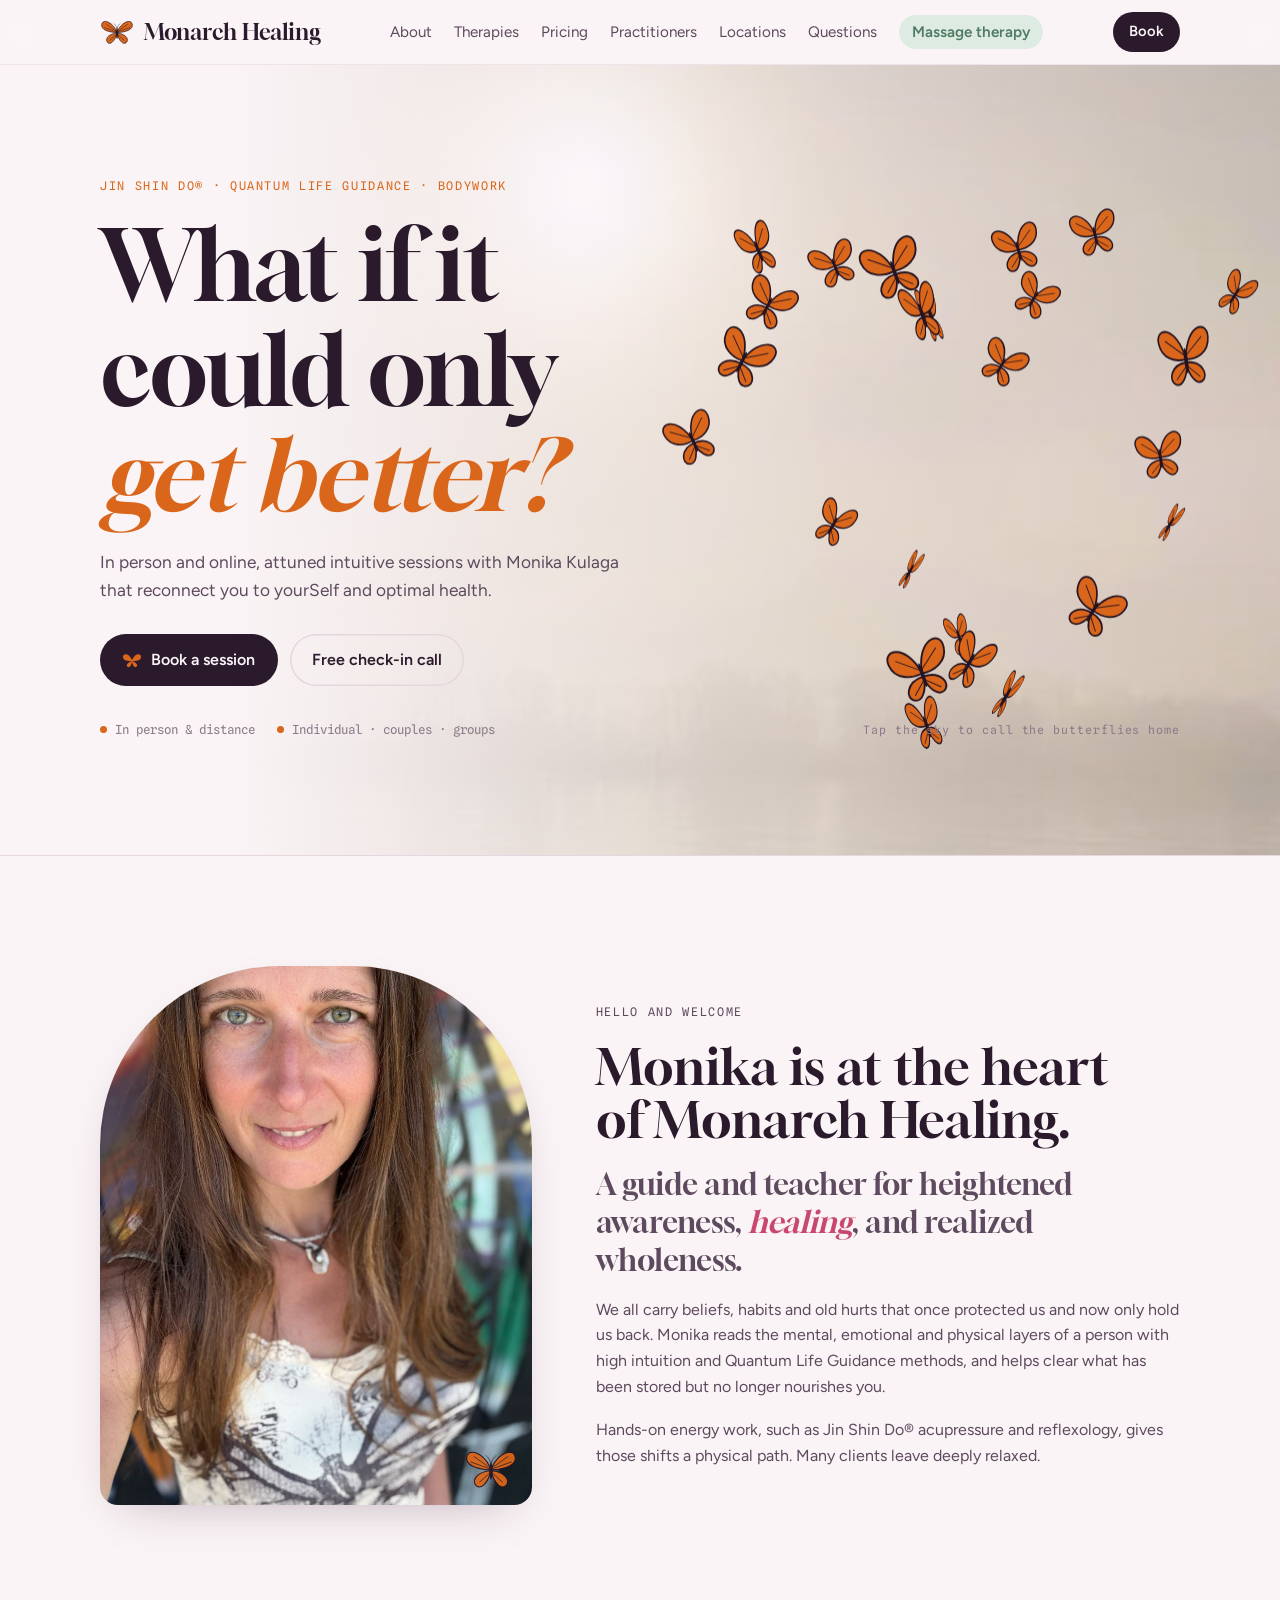
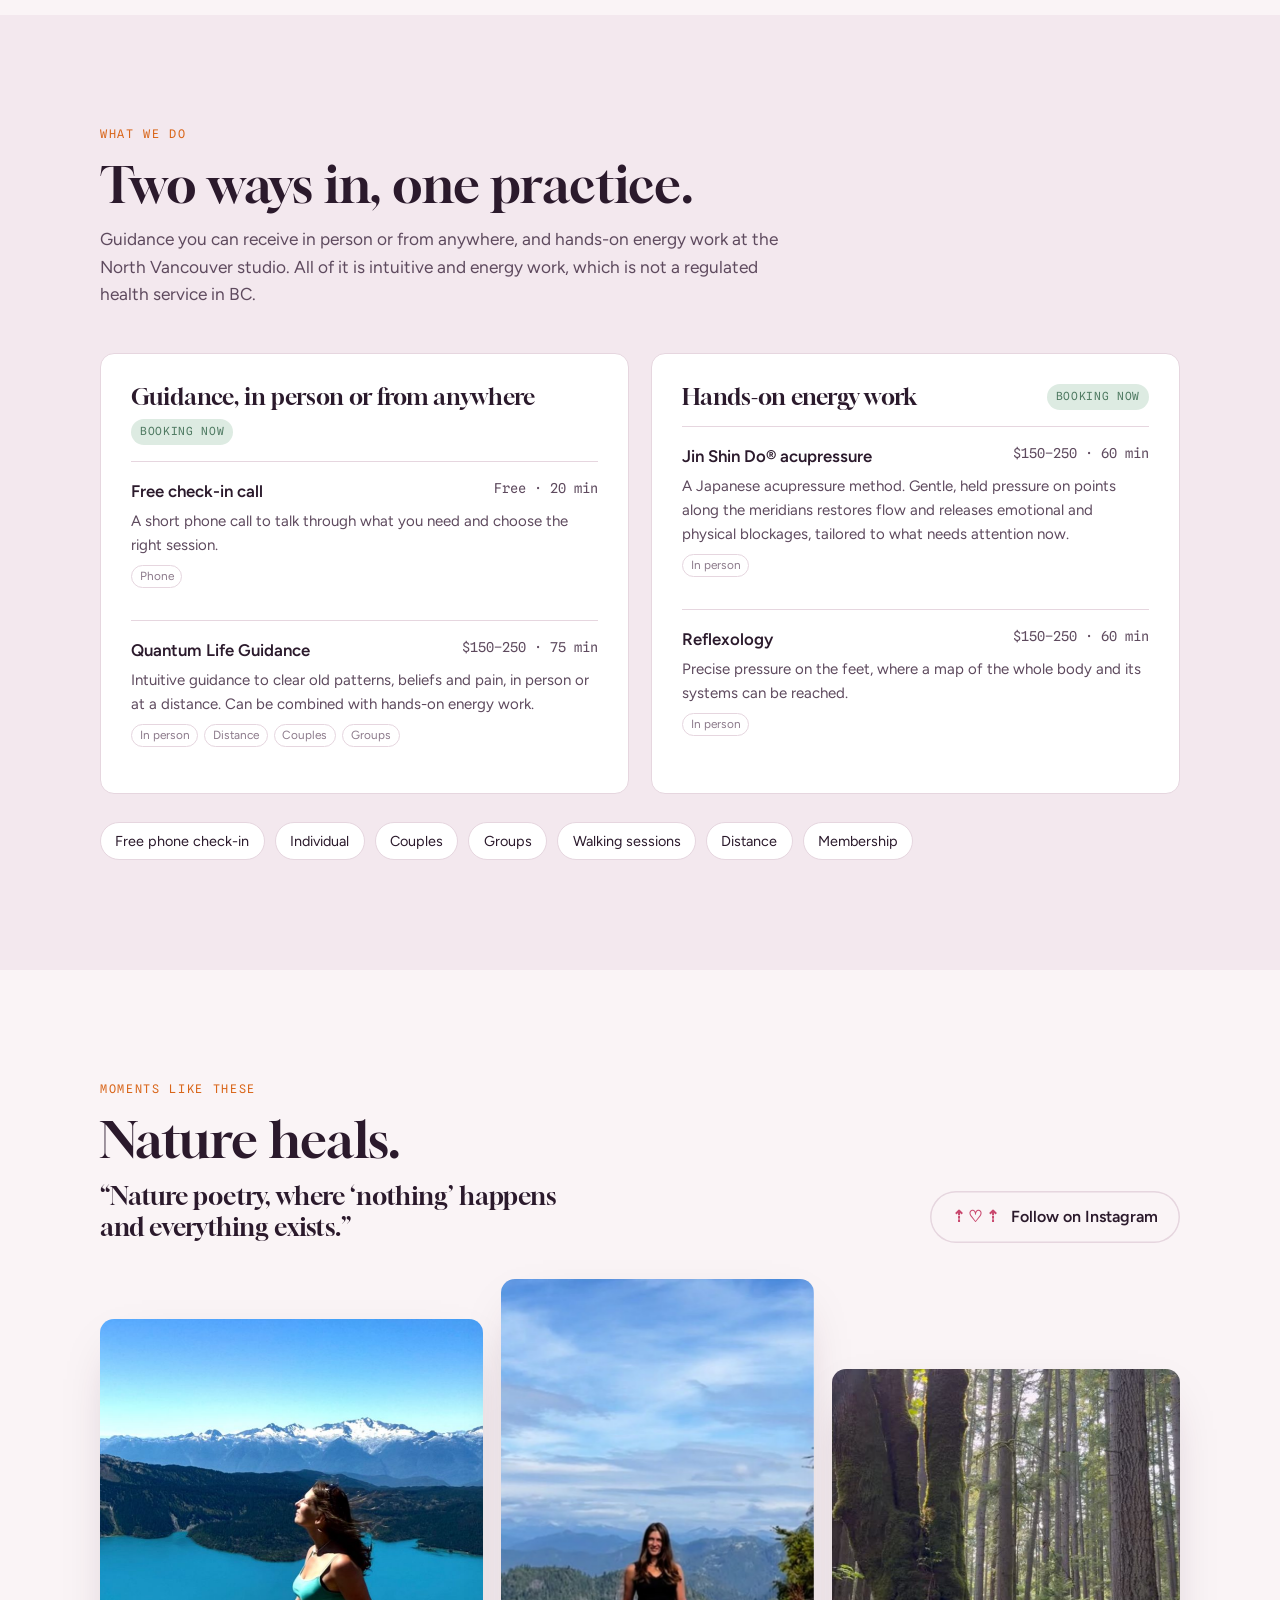
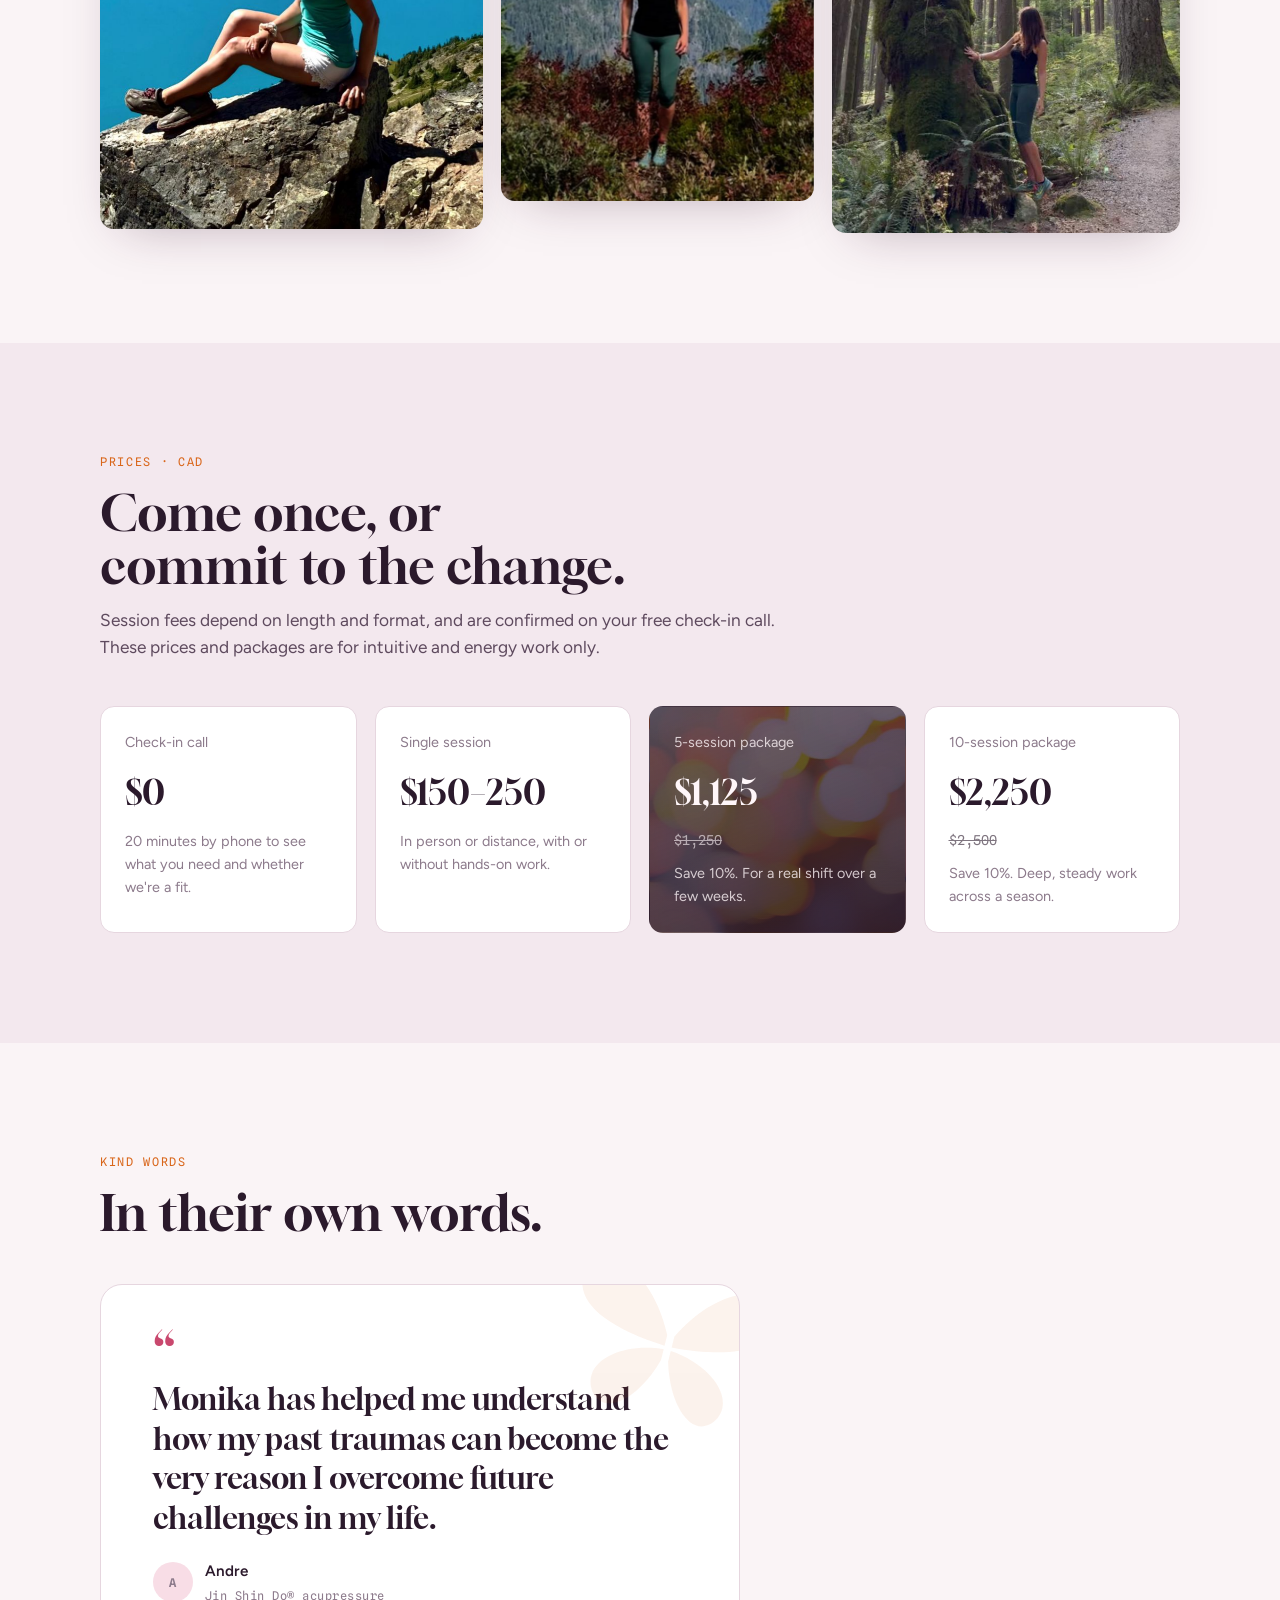
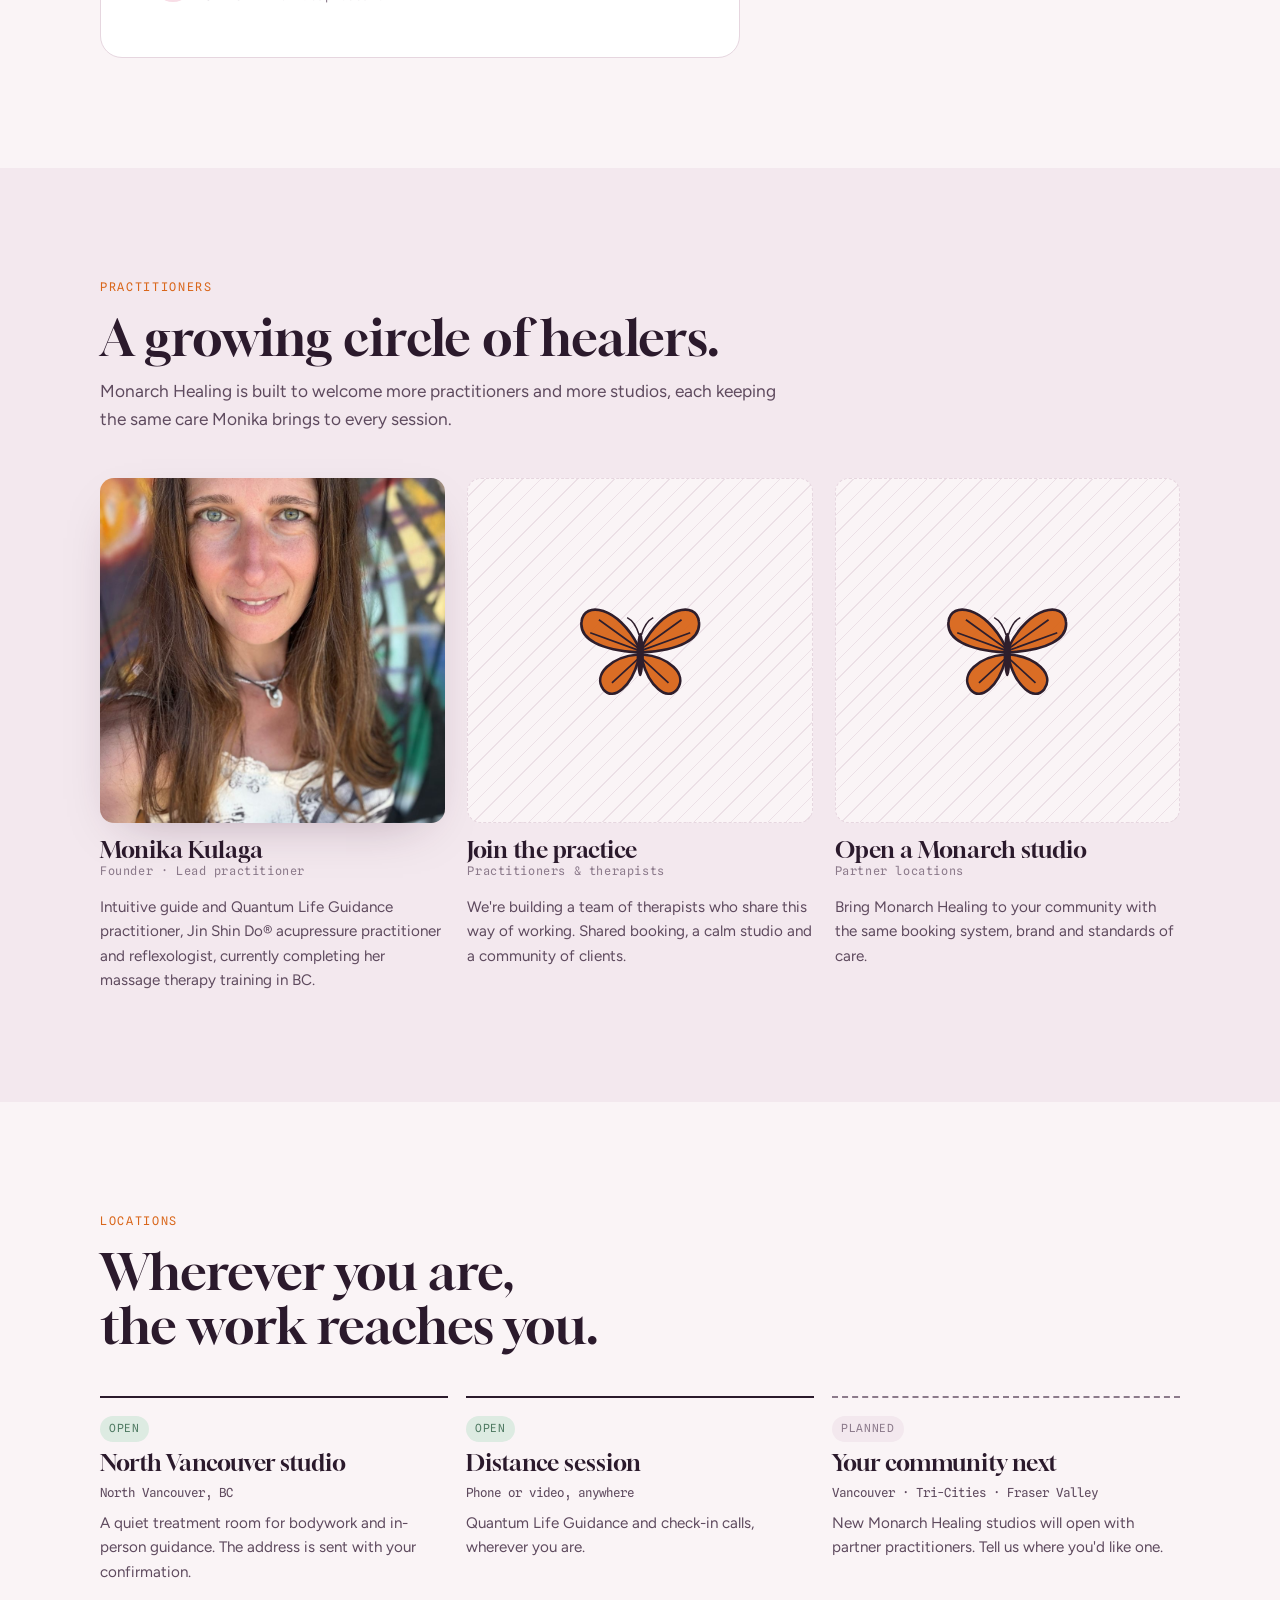
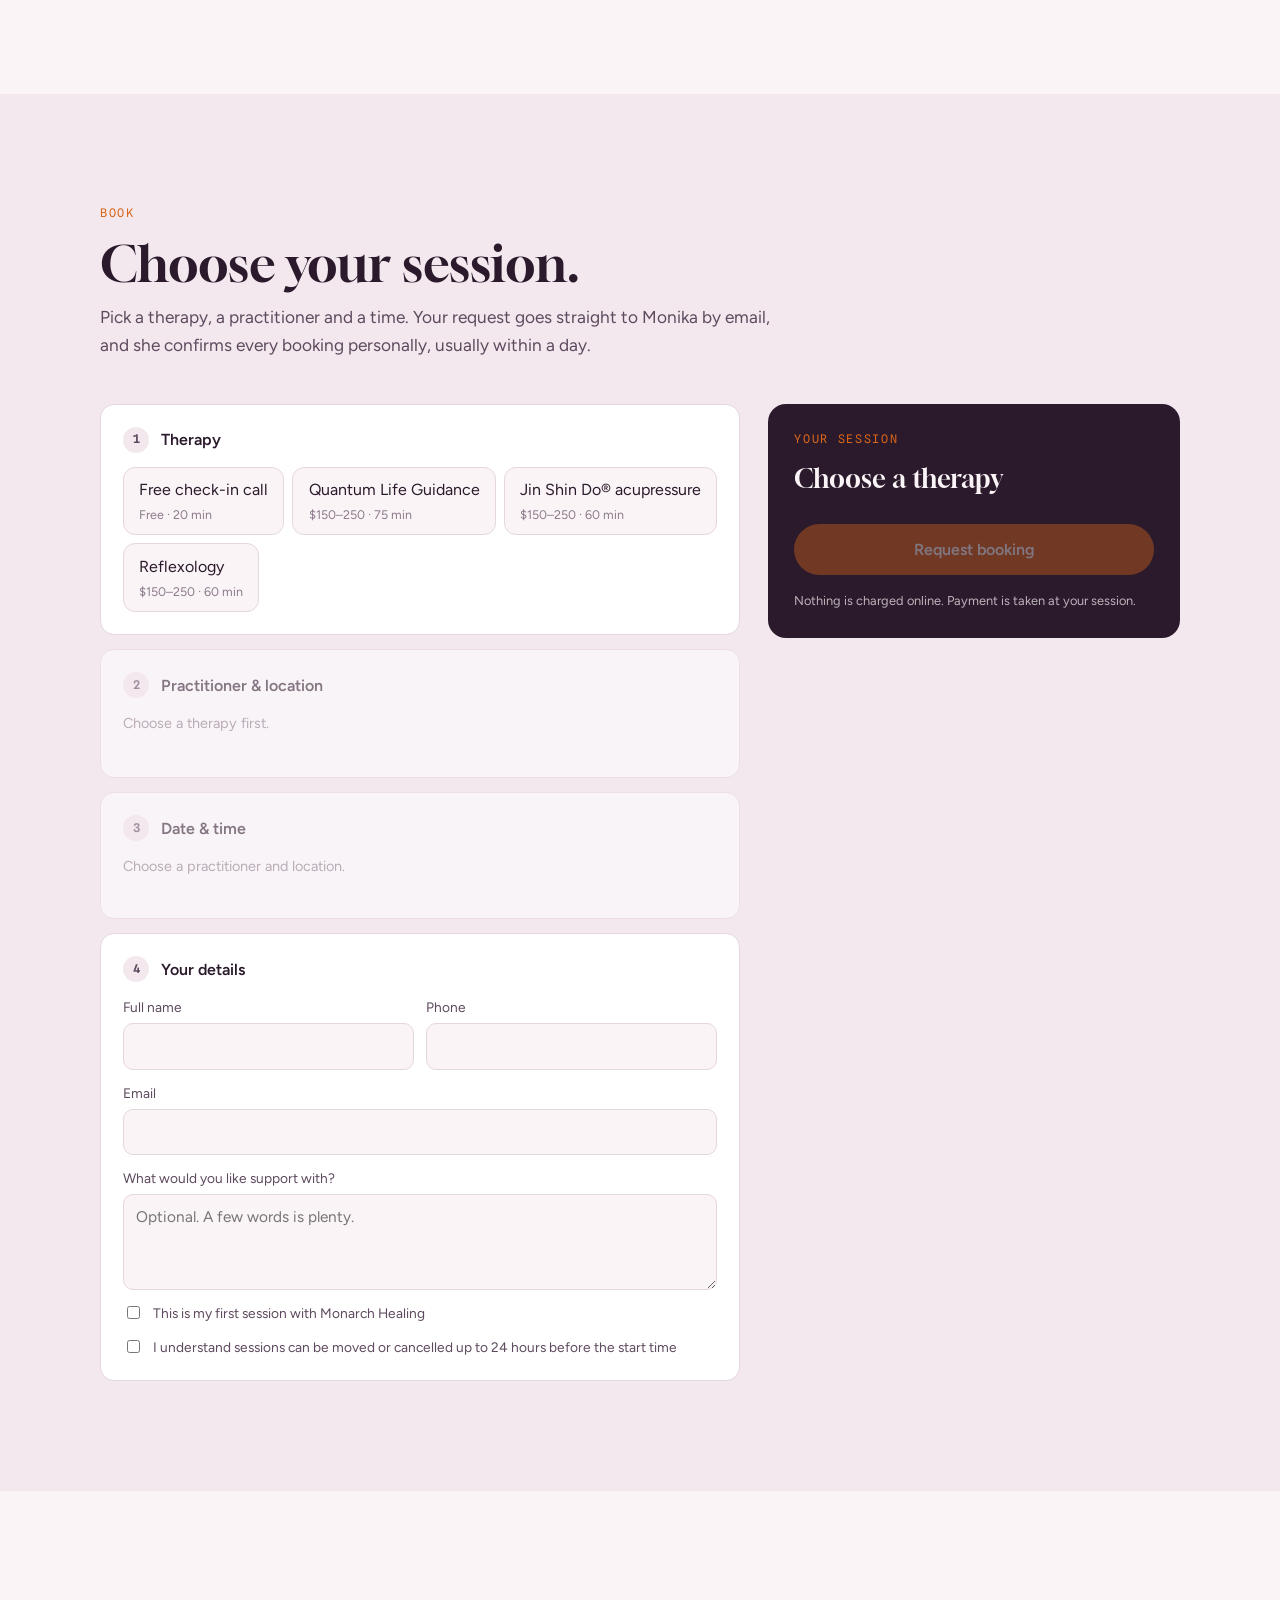
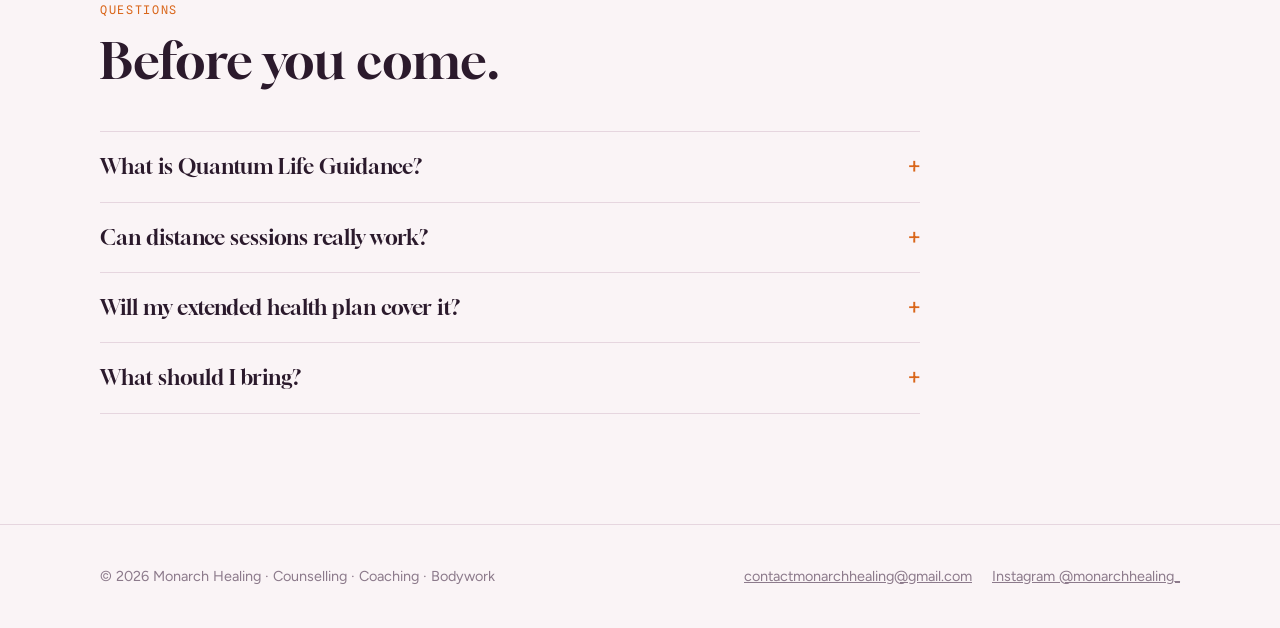
<file: index.html>
<!doctype html>
<html lang="en">
<head>
<meta charset="utf-8">
<meta name="viewport" content="width=device-width,initial-scale=1,viewport-fit=cover">
<title>Monarch Healing</title>
<meta name="description" content="Jin Shin Do®, Quantum Life Guidance and bodywork with Monika Kulaga in North Vancouver and online. Attuned intuitive sessions reconnecting you to yourSelf and optimal health.">
<link rel="canonical" href="https://monarch-healing.com/">
<meta property="og:type" content="website">
<meta property="og:title" content="Monarch Healing · Monika Kulaga">
<meta property="og:description" content="What if it could only get better? Intuitive guidance and bodywork in North Vancouver and online.">
<meta property="og:image" content="https://monarch-healing.com/img/portrait.jpg">
<meta property="og:url" content="https://monarch-healing.com/">
<meta name="theme-color" content="#FAF4F6">
<link rel="icon" href="favicon.svg" type="image/svg+xml">
<style>html,body{margin:0}img{max-width:100%}[hidden]{display:none!important}</style>

<link rel="preconnect" href="https://fonts.googleapis.com">
<link rel="preconnect" href="https://fonts.gstatic.com" crossorigin>
<link rel="stylesheet" href="https://fonts.googleapis.com/css2?family=Gloock&family=Figtree:ital,wght@0,400;0,500;0,600;1,400&family=Spline+Sans+Mono:wght@400;500&display=swap">
<link rel="stylesheet" href="styles.css">


</head>
<body>
<svg width="0" height="0" style="position:absolute" aria-hidden="true">
  <defs>
    <symbol id="bfly" viewBox="0 0 120 96">
      <g stroke="var(--vein)" stroke-width="2.4" stroke-linejoin="round">
        <path d="M58 44 C40 8 8 2 6 22 C4 38 24 48 58 50Z" fill="var(--monarch)"/>
        <path d="M58 52 C34 54 16 70 26 84 C36 96 52 80 58 58Z" fill="var(--monarch)"/>
        <path d="M62 44 C80 8 112 2 114 22 C116 38 96 48 62 50Z" fill="var(--monarch)"/>
        <path d="M62 52 C86 54 104 70 94 84 C84 96 68 80 62 58Z" fill="var(--monarch)"/>
        <path d="M58 46 L22 20 M58 48 L14 32 M58 56 L34 78 M62 46 L98 20 M62 48 L106 32 M62 56 L86 78" fill="none" stroke-width="1.6"/>
      </g>
      <ellipse cx="60" cy="52" rx="3.2" ry="20" fill="var(--vein)"/>
      <path d="M59 34 C56 24 52 20 48 18 M61 34 C64 24 68 20 72 18" stroke="var(--vein)" stroke-width="1.4" fill="none"/>
    </symbol>
  </defs>
</svg>

<nav class="nav" aria-label="Main">
  <div class="wrap">
    <a class="brand" href="#top" aria-label="Monarch Healing home">
      <svg viewBox="0 0 120 96" aria-hidden="true"><use href="#bfly"/></svg>
      Monarch Healing
    </a>
    <div class="nav-links" id="navLinks">
      <a href="#welcome">About</a>
      <a href="#therapies">Therapies</a>
      <a href="#pricing">Pricing</a>
      <a href="#team">Practitioners</a>
      <a href="#locations">Locations</a>
      <a href="#faq">Questions</a>
      <a class="tab-rmt" href="massage-therapy.html">Massage therapy</a>
    </div>
    <a class="nav-acct" id="acctLink" href="account.html" aria-label="Sign in" hidden><svg class="acct-ico" viewBox="0 0 24 24" aria-hidden="true"><circle cx="12" cy="8" r="4" fill="none" stroke="currentColor" stroke-width="1.8"/><path d="M4 21c1.5-4 4.5-6 8-6s6.5 2 8 6" fill="none" stroke="currentColor" stroke-width="1.8" stroke-linecap="round"/></svg><span class="lbl">Sign in</span></a>
    <a class="btn btn-primary" href="#book">Book</a>
    <button class="menu-btn" id="menuBtn" type="button" aria-label="Menu" aria-expanded="false" aria-controls="navLinks"><span></span></button>
  </div>
</nav>



<header class="hero" id="top">
  <div class="hero-bg" aria-hidden="true"></div><div class="hero-wash" aria-hidden="true"></div>
  <canvas id="sky" aria-hidden="true"></canvas>
  <div class="wrap hero-inner">
    <div>
      <p class="eyebrow">Jin Shin Do® · Quantum Life Guidance · Bodywork</p>
      <h1 style="margin-top:16px"><span class="w">What</span> <span class="w" style="animation-delay:.08s">if</span> <span class="w" style="animation-delay:.16s">it</span> <span class="w" style="animation-delay:.24s">could</span> <span class="w" style="animation-delay:.32s">only</span> <em class="w" style="animation-delay:.44s">get better?</em></h1>
      <p class="lede">In person and online, attuned intuitive sessions with Monika Kulaga that reconnect you to yourSelf and optimal health.</p>
      <div class="hero-ctas">
        <a class="btn btn-primary" href="#book"><svg class="fly" viewBox="0 0 20 16" aria-hidden="true"><path class="wl" d="M10 8 C7 1 1 1 1 5 C1 9 6 9 10 9Z M10 9 C6 10 3 14 6 15 C8 16 10 12 10 9Z" fill="var(--monarch)"/><path class="wr" d="M10 8 C13 1 19 1 19 5 C19 9 14 9 10 9Z M10 9 C14 10 17 14 14 15 C12 16 10 12 10 9Z" fill="var(--monarch)"/></svg>Book a session</a>
        <a class="btn btn-ghost" href="#book" data-quick="call">Free check-in call</a>
      </div>
      <div class="hero-meta"><span>In person &amp; distance</span><span>Individual · couples · groups</span></div>
    </div>
    <p class="hero-hint">Tap the sky to call the butterflies home</p>
  </div>
</header>

<main>
<section class="band" id="welcome">
  <div class="wrap welcome">
    <figure class="photo" style="margin:0">
      <img src="img/portrait.jpg" alt="Monika Kulaga smiling in front of a colourful mural" width="900" height="1049">
      <svg class="badge" viewBox="0 0 120 96" aria-hidden="true"><use href="#bfly"/></svg>
    </figure>
    <div class="body">
      <p class="eyebrow">Hello and welcome</p>
      <h2>Monika is at the heart of Monarch Healing.</h2>
      <p class="quote">A guide and teacher for heightened awareness, <em>healing</em>, and realized wholeness.</p>
      <p>We all carry beliefs, habits and old hurts that once protected us and now only hold us back. Monika reads the mental, emotional and physical layers of a person with high intuition and Quantum Life Guidance methods, and helps clear what has been stored but no longer nourishes you.</p>
      <p>Hands-on energy work, such as Jin Shin Do® acupressure and reflexology, gives those shifts a physical path. Many clients leave deeply relaxed.</p>
    </div>
  </div>
</section>

<section class="band alt" id="therapies">
  <div class="wrap">
    <div class="section-head">
      <p class="eyebrow">What we do</p>
      <h2>Two ways in, one practice.</h2>
      <p class="lede">Guidance you can receive in person or from anywhere, and hands-on energy work at the North Vancouver studio. All of it is intuitive and energy work, which is not a regulated health service in BC.</p>
    </div>
    <div class="paths" id="pathsEl"></div>
    <div class="formats" aria-label="Session formats"><span>Free phone check-in</span><span>Individual</span><span>Couples</span><span>Groups</span><span>Walking sessions</span><span>Distance</span><span>Membership</span></div>
  </div>
</section>

<section class="band" id="moments">
  <div class="wrap">
    <div class="moments-head">
      <div class="section-head" style="margin:0">
        <p class="eyebrow">Moments like these</p>
        <h2>Nature heals.</h2>
        <p class="quote" style="font-size:clamp(1.2rem,2.2vw,1.55rem);max-width:30ch">“Nature poetry, where ‘nothing’ happens and everything exists.”</p>
      </div>
      <a class="btn btn-ghost" href="https://www.instagram.com/monarchhealing_/" target="_blank" rel="noopener"><span class="sig">⇡♡⇡</span> Follow on Instagram</a>
    </div>
    <div class="moments">
      <figure><img src="img/lake.jpg" alt="Monika resting on a rock above a turquoise alpine lake" loading="lazy" data-par="0.10"></figure>
      <figure><img src="img/summit.jpg" alt="Monika on a mountain ridge among autumn huckleberry bushes" loading="lazy" data-par="0.18"></figure>
      <figure><img src="img/forest.jpg" alt="Monika touching a moss-covered maple in a cedar forest" loading="lazy" data-par="0.06"></figure>
    </div>
  </div>
</section>

<section class="band alt" id="pricing">
  <div class="wrap">
    <div class="section-head">
      <p class="eyebrow">Prices · CAD</p>
      <h2>Come once, or commit to the change.</h2>
      <p class="lede">Session fees depend on length and format, and are confirmed on your free check-in call. These prices and packages are for intuitive and energy work only.</p>
    </div>
    <div class="pricing">
      <div class="price-card"><span class="muted">Check-in call</span><div class="amt">$0</div><p class="muted">20 minutes by phone to see what you need and whether we're a fit.</p></div>
      <div class="price-card"><span class="muted">Single session</span><div class="amt">$150–250</div><p class="muted">In person or distance, with or without hands-on work.</p></div>
      <div class="price-card feature"><span class="muted">5-session package</span><div class="amt">$1,125</div><s>$1,250</s><p class="muted">Save 10%. For a real shift over a few weeks.</p></div>
      <div class="price-card"><span class="muted">10-session package</span><div class="amt">$2,250</div><s>$2,500</s><p class="muted">Save 10%. Deep, steady work across a season.</p></div>
    </div>
  </div>
</section>

<section class="band" id="kind-words">
  <div class="wrap">
    <div class="section-head">
      <p class="eyebrow">Kind words</p>
      <h2>In their own words.</h2>
    </div>
    <div class="kw solo" id="kwEl">
      <div id="kwStageWrap"></div>
    </div>
  </div>
</section>

<section class="band alt" id="team">
  <div class="wrap">
    <div class="section-head">
      <p class="eyebrow">Practitioners</p>
      <h2>A growing circle of healers.</h2>
      <p class="lede">Monarch Healing is built to welcome more practitioners and more studios, each keeping the same care Monika brings to every session.</p>
    </div>
    <div class="team" id="teamEl"></div>
  </div>
</section>

<section class="band" id="locations">
  <div class="wrap">
    <div class="section-head">
      <p class="eyebrow">Locations</p>
      <h2>Wherever you are, the work reaches you.</h2>
    </div>
    <div class="locs" id="locsEl"></div>
  </div>
</section>

<section class="band alt" id="book">
  <div class="wrap">
    <div class="section-head">
      <p class="eyebrow">Book</p>
      <h2>Choose your session.</h2>
      <p class="lede">Pick a therapy, a practitioner and a time. <span id="bookLede">Your request goes straight to Monika by email, and she confirms every booking personally, usually within a day.</span></p>
    </div>
    <div class="booking">
      <div class="steps">
        <div class="step" id="s1"><h3><span class="n">1</span>Therapy</h3><div class="choices" id="cTherapy"></div></div>
        <div class="step" id="s2"><h3><span class="n">2</span>Practitioner &amp; location</h3><div class="choices" id="cTher"></div><div class="choices" id="cLoc" style="margin-top:10px"></div><div class="choices" id="cFormat" style="margin-top:10px"></div></div>
        <div class="step" id="s3"><h3><span class="n">3</span>Date &amp; time</h3><div class="days" id="cDays"></div><div class="choices times" id="cTimes"></div></div>
        <div class="step" id="s4"><h3><span class="n">4</span>Your details</h3>
          <div class="who" id="whoBox" hidden></div>
          <form class="form" id="details" novalidate>
            <label id="lName">Full name<input id="fName" autocomplete="name" required></label>
            <label id="lPhone">Phone<input id="fPhone" type="tel" autocomplete="tel"></label>
            <label class="full" id="lEmail">Email<input id="fEmail" type="email" autocomplete="email" required></label>
            <label class="full">What would you like support with?<textarea id="fNotes" rows="3" placeholder="Optional. A few words is plenty."></textarea></label>
            <label class="full check"><input type="checkbox" id="fFirst"> This is my first session with Monarch Healing</label>
            <label class="full check"><input type="checkbox" id="fPolicy"> I understand sessions can be moved or cancelled up to 24 hours before the start time</label>
          </form>
          <div class="code-box" id="codeBox" hidden>
            <p>Enter the 6-digit code we sent to <b id="codeTo"></b>. It also works to tap the link in that email.</p>
            <div class="code-row"><input id="fCode" inputmode="numeric" autocomplete="one-time-code" maxlength="6" placeholder="000000" aria-label="6-digit code"><button class="btn btn-primary" id="verifyBtn" type="button">Confirm and book</button></div>
            <p class="muted"><button class="linkish" id="resendBtn" type="button">Send a new code</button> · <button class="linkish" id="changeEmail" type="button">Use a different email</button></p>
          </div>
        </div>
      </div>
      <aside class="summary" aria-live="polite">
        <p class="eyebrow" style="color:var(--monarch)">Your session</p>
        <h3 id="sumTitle">Choose a therapy</h3>
        <dl id="sumList"></dl>
        <button class="btn" id="submitBtn" type="button" disabled>Request booking</button>
        <p class="status-msg" id="statusMsg" hidden></p>
        <p class="note" id="sumNote">Nothing is charged online. Payment is taken at your session.</p>
      </aside>
    </div>
  </div>
</section>

<section class="band" id="faq">
  <div class="wrap">
    <div class="section-head"><p class="eyebrow">Questions</p><h2>Before you come.</h2></div>
    <div class="faq">
      <details><summary>What is Quantum Life Guidance?</summary><p>A focused, intuitive way of working with your body, mind, feelings and spirit. It reaches beliefs and your sense of self below conscious thought, so resistance, old patterns, inherited hurts and trauma can be released and you can live more aligned and free.</p></details>
      <details><summary>Can distance sessions really work?</summary><p>Yes. Quantum Life Guidance is offered by phone or video as well as in person. Many clients combine distance work between in-person bodywork sessions.</p></details>
      <details><summary>Will my extended health plan cover it?</summary><p>Intuitive and energy work isn't a regulated health service in BC, so it's generally not covered by extended health plans. Some health spending accounts are more flexible, so check yours. Massage therapy is separate: see the <a href="massage-therapy.html">massage therapy page</a>.</p></details>
      <details><summary>What should I bring?</summary><p>Comfortable clothing, water, and whatever is on your mind. For hands-on sessions, arrive ten minutes early for your first visit.</p></details>
    </div>
  </div>
</section>
</main>

<footer>
  <div class="wrap">
    <span>© 2026 Monarch Healing · Counselling · Coaching · Bodywork</span>
    <span style="display:flex;gap:20px;flex-wrap:wrap"><a href="mailto:contactmonarchhealing@gmail.com">contactmonarchhealing@gmail.com</a><a href="https://www.instagram.com/monarchhealing_/" target="_blank" rel="noopener">Instagram @monarchhealing_</a></span>
  </div>
</footer>

<canvas id="liftoff" aria-hidden="true"></canvas>
<div class="toast" id="toast" role="status"></div>

<script src="js/vendor/supabase-2.117.2.js"></script>
<script src="js/site.js"></script>
<script src="js/app.js"></script>
<script src="js/booking.js"></script>
<script>
/* ---------- render static sections ---------- */
function renderPaths(){
  const groups=[{key:"guidance",title:"Guidance, in person or from anywhere",pill:'<span class="pill open">Booking now</span>'},{key:"hands",title:"Hands-on energy work",pill:'<span class="pill open">Booking now</span>'}];
  $("#pathsEl").innerHTML=groups.map(g=>`<article class="path"><header><h3>${g.title}</h3>${g.pill}</header>${THERAPIES.filter(t=>t.path===g.key).map(t=>`<div class="therapy" data-pick="${t.id}" role="button" tabindex="0" aria-label="Book ${esc(t.name)}"><h4>${esc(t.name)}</h4><span class="price">${esc(t.price)}${t.soon?"":" · "+t.mins+" min"}</span><p>${esc(t.desc)}</p><div class="tags">${t.tags.map(x=>`<span class="tag">${esc(x)}</span>`).join("")}</div></div>`).join("")}</article>`).join("");
}
function renderTeam(){
  const fly='<svg viewBox="0 0 120 96" aria-hidden="true"><use href="#bfly"/></svg>';
  $("#teamEl").innerHTML=PRACTITIONERS.map(p=>`<article class="member"><figure class="photo" style="margin:0">${p.photo?`<img src="${p.photo}" alt="${esc(p.name)}" style="object-position:50% 12%">`:fly}</figure><div><h3>${esc(p.name)}</h3><p class="role">${esc(p.role)}</p></div><p>${esc(p.bio)}</p></article>`).join("")+
  `<article class="member invite"><figure class="photo" style="margin:0">${fly}</figure><div><h3>Join the practice</h3><p class="role">Practitioners &amp; therapists</p></div><p>We're building a team of therapists who share this way of working. Shared booking, a calm studio and a community of clients.</p></article>`+
  `<article class="member invite"><figure class="photo" style="margin:0">${fly}</figure><div><h3>Open a Monarch studio</h3><p class="role">Partner locations</p></div><p>Bring Monarch Healing to your community with the same booking system, brand and standards of care.</p></article>`;
}
function renderLocs(){
  $("#locsEl").innerHTML=LOCATIONS.map(l=>`<article class="loc ${l.future?"future":""}"><span class="pill ${l.future?"no":"open"}" style="justify-self:start">${l.future?"Planned":"Open"}</span><h3>${esc(l.name)}</h3><p class="muted" style="font-family:var(--mono);font-size:.78rem">${esc(l.area)}</p><p>${esc(l.desc)}</p></article>`).join("");
}

renderPaths();renderTeam();renderLocs();

/* ---------- kind words ---------- */
(function(){
  const real=TESTIMONIALS.length>0, list=real?TESTIMONIALS:SAMPLE_TESTIMONIALS, wrap=$("#kwStageWrap");
  if(!list.length){$("#kind-words").remove();return}
  const initial=n=>(n||"?").trim().charAt(0).toUpperCase();
  wrap.innerHTML=`<div class="kw-stage" aria-roledescription="carousel" aria-label="Client testimonials">${real?"":'<span class="kw-sample">Example layout</span>'}${list.map((t,i)=>`<figure class="kw-slide${i?"":" on"}" role="group" aria-label="${i+1} of ${list.length}" style="margin:0"><blockquote>${esc(t.quote)}</blockquote><figcaption class="kw-who"><span class="kw-av" aria-hidden="true">${esc(initial(t.name))}</span><span style="display:grid;gap:2px"><b style="font-family:var(--body);font-size:.95rem;letter-spacing:0;color:var(--ink)">${esc(t.name)}</b><span>${esc(t.detail||"")}</span></span></figcaption></figure>`).join("")}</div>${list.length>1?`<div class="kw-nav" role="tablist">${list.map((_,i)=>`<button class="kw-dot" type="button" aria-label="Show testimonial ${i+1}" aria-current="${!i}" data-kw="${i}"></button>`).join("")}</div>`:""}`;
  const slides=[...wrap.querySelectorAll(".kw-slide")],dots=[...wrap.querySelectorAll(".kw-dot")];let cur=0,timer=null;
  const show=i=>{cur=(i+slides.length)%slides.length;slides.forEach((s,k)=>s.classList.toggle("on",k===cur));dots.forEach((d,k)=>d.setAttribute("aria-current",k===cur))};
  const reduce=matchMedia("(prefers-reduced-motion: reduce)").matches;
  const start=()=>{if(reduce||slides.length<2)return;clearInterval(timer);timer=setInterval(()=>show(cur+1),7000)};
  wrap.addEventListener("click",e=>{const d=e.target.closest("[data-kw]");if(d){show(+d.dataset.kw);start()}});
  const st=wrap.querySelector(".kw-stage");st.addEventListener("pointerenter",()=>clearInterval(timer));st.addEventListener("pointerleave",start);
  let x0=null;st.addEventListener("touchstart",e=>{x0=e.touches[0].clientX},{passive:true});st.addEventListener("touchend",e=>{if(x0==null)return;const dx=e.changedTouches[0].clientX-x0;if(Math.abs(dx)>40){show(cur+(dx<0?1:-1));start()}x0=null});
  start();
})();

/* ---------- butterfly sky ---------- */
(function(){
  const cv=$("#sky"),ctx=cv.getContext("2d");const reduce=matchMedia("(prefers-reduced-motion: reduce)").matches;
  let W=0,H=0,dpr=1,flies=[],mode="gather",modeT=0,mouse={x:-999,y:-999},colors={};
  function readColors(){const cs=getComputedStyle(document.documentElement);colors={m:cs.getPropertyValue("--monarch").trim(),v:cs.getPropertyValue("--vein").trim(),r:cs.getPropertyValue("--rose").trim()}}
  function heartCenter(){return W>820?{x:W*.74,y:H*.46,s:Math.min(W*.012,H*.021)}:{x:W*.5,y:128,s:Math.min(W*.022,5.6)}}
  function heartPt(i,n){const t=(i/n)*Math.PI*2;const c=heartCenter();return{x:c.x+16*Math.pow(Math.sin(t),3)*c.s,y:c.y-(13*Math.cos(t)-5*Math.cos(2*t)-2*Math.cos(3*t)-Math.cos(4*t))*c.s}}
  function resize(){const r=cv.getBoundingClientRect();dpr=Math.min(devicePixelRatio||1,2);W=r.width;H=r.height;cv.width=W*dpr;cv.height=H*dpr;ctx.setTransform(dpr,0,0,dpr,0,0);const n=W>820?24:14;if(flies.length!==n)init(n)}
  function init(n){flies=[];for(let i=0;i<n;i++){flies.push({x:Math.random()<.5?-40:W+40,y:Math.random()*H,vx:0,vy:0,ang:0,ph:Math.random()*6.28,sz:(W>820?11:8)+Math.random()*5,i,wob:Math.random()*1000})}}
  function draw(f,flap){const s=f.sz;ctx.save();ctx.translate(f.x,f.y);ctx.rotate(f.ang);
    for(const side of[-1,1]){ctx.save();ctx.scale(side*(.25+.75*flap),1);
      ctx.beginPath();ctx.moveTo(0,-1);ctx.bezierCurveTo(-.4*s,-2.2*s,-2*s,-2.3*s,-1.9*s,-1.2*s);ctx.bezierCurveTo(-1.8*s,-.2*s,-.8*s,.1*s,0,0);ctx.closePath();
      ctx.fillStyle=colors.m;ctx.fill();ctx.lineWidth=Math.max(1,s*.12);ctx.strokeStyle=colors.v;ctx.stroke();
      ctx.beginPath();ctx.moveTo(0,.2*s);ctx.bezierCurveTo(-1.2*s,.2*s,-1.6*s,1.2*s,-1*s,1.5*s);ctx.bezierCurveTo(-.5*s,1.7*s,-.1*s,1*s,0,.4*s);ctx.closePath();ctx.fill();ctx.stroke();
      ctx.beginPath();ctx.moveTo(0,-.2*s);ctx.lineTo(-1.4*s,-1.3*s);ctx.moveTo(0,.4*s);ctx.lineTo(-.9*s,1.2*s);ctx.lineWidth=Math.max(.6,s*.06);ctx.stroke();ctx.restore()}
    ctx.fillStyle=colors.v;ctx.beginPath();ctx.ellipse(0,.1*s,.12*s,.8*s,0,0,6.28);ctx.fill();ctx.restore()}
  function step(t){ctx.clearRect(0,0,W,H);modeT+=1/60;
    if(mode==="gather"&&modeT>6){mode="drift";modeT=0}
    // faint heart trace while gathered
    if(mode==="gather"&&modeT>1.4){const a=Math.min(1,(modeT-1.4)/1.2)*(modeT>5?Math.max(0,(6-modeT)):1);ctx.save();ctx.globalAlpha=.28*a;ctx.setLineDash([2,7]);ctx.strokeStyle=colors.r;ctx.lineWidth=1.5;ctx.beginPath();for(let i=0;i<=80;i++){const p=heartPt(i,80);i?ctx.lineTo(p.x,p.y):ctx.moveTo(p.x,p.y)}ctx.stroke();ctx.restore()}
    for(const f of flies){let tx,ty;
      if(mode==="gather"){const p=heartPt(f.i,flies.length);tx=p.x;ty=p.y+Math.sin(t/400+f.ph)*3}
      else{f.wob+=.004;tx=W*(.5+.45*Math.sin(f.wob*1.3+f.i))+Math.sin(t/900+f.i)*40;ty=H*(.5+.4*Math.cos(f.wob*.9+f.i*1.7))}
      let ax=(tx-f.x)*(mode==="gather"?.0022:.0006),ay=(ty-f.y)*(mode==="gather"?.0022:.0006);
      const dx=f.x-mouse.x,dy=f.y-mouse.y,d2=dx*dx+dy*dy;if(d2<14000){ax+=dx/Math.sqrt(d2+1)*.35;ay+=dy/Math.sqrt(d2+1)*.35}
      ay+=Math.sin(t/260+f.ph)*.05;
      f.vx=(f.vx+ax)*.94;f.vy=(f.vy+ay)*.94;f.x+=f.vx;f.y+=f.vy;
      const tgt=Math.atan2(f.vy,f.vx)+Math.PI/2;const sp=Math.hypot(f.vx,f.vy);f.ang+=((sp>.2?Math.max(-.6,Math.min(.6,f.vx*.25)):0)-f.ang)*.08;
      const flap=.5+.5*Math.sin(t/(sp>1.2?55:95)+f.ph);draw(f,flap)}
    if(!reduce)requestAnimationFrame(step)}
  function still(){ctx.clearRect(0,0,W,H);flies.forEach(f=>{const p=heartPt(f.i,flies.length);f.x=p.x;f.y=p.y;f.ang=0;draw(f,.8)})}
  readColors();resize();
  addEventListener("resize",()=>{resize();if(reduce)still()});
  matchMedia("(prefers-color-scheme: dark)").addEventListener("change",()=>{readColors();if(reduce)still()});
  new MutationObserver(()=>{readColors();if(reduce)still()}).observe(document.documentElement,{attributes:true,attributeFilter:["data-theme"]});
  const hero=$(".hero");
  hero.addEventListener("pointermove",e=>{const r=cv.getBoundingClientRect();mouse.x=e.clientX-r.left;mouse.y=e.clientY-r.top});
  hero.addEventListener("pointerleave",()=>{mouse.x=mouse.y=-999});
  hero.addEventListener("click",e=>{if(e.target.closest("a,button"))return;mode="gather";modeT=0});
  if(reduce)still();else requestAnimationFrame(step);
})();

/* ---------- parallax on the moments strip ---------- */
(function(){if(matchMedia("(prefers-reduced-motion: reduce)").matches)return;const imgs=[...document.querySelectorAll("[data-par]")];let ticking=false;
function upd(){ticking=false;const vh=innerHeight;imgs.forEach(i=>{const r=i.parentElement.getBoundingClientRect();const c=(r.top+r.height/2-vh/2)/vh;const o=Math.max(-7,Math.min(7,-c*parseFloat(i.dataset.par)*45));i.style.transform=`translateY(${(-7.5+o).toFixed(2)}%)`})}
addEventListener("scroll",()=>{if(!ticking){ticking=true;requestAnimationFrame(upd)}},{passive:true});upd()})();

/* ---------- liftoff: a butterfly rises from the booking button ---------- */
function liftoff(rect){
  if(matchMedia("(prefers-reduced-motion: reduce)").matches)return;
  const cv=$("#liftoff"),ctx=cv.getContext("2d");const dpr=Math.min(devicePixelRatio||1,2);cv.width=innerWidth*dpr;cv.height=innerHeight*dpr;ctx.setTransform(dpr,0,0,dpr,0,0);
  const cs=getComputedStyle(document.documentElement);const m=cs.getPropertyValue("--monarch").trim(),v=cs.getPropertyValue("--vein").trim();
  const bs=Array.from({length:5},(_,i)=>({x:rect.left+rect.width*(.2+.15*i),y:rect.top+rect.height/2,vx:(Math.random()-.5)*2,vy:-2-Math.random()*2,ph:Math.random()*6,s:8+Math.random()*6}));
  const t0=performance.now();
  (function f(t){const k=(t-t0)/1800;ctx.clearRect(0,0,innerWidth,innerHeight);if(k>1)return;
    bs.forEach(b=>{b.x+=b.vx+Math.sin(t/200+b.ph)*1.2;b.y+=b.vy;b.vy*=.995;const fl=.5+.5*Math.sin(t/60+b.ph);ctx.save();ctx.globalAlpha=1-k;ctx.translate(b.x,b.y);
      for(const sd of[-1,1]){ctx.save();ctx.scale(sd*(.25+.75*fl),1);ctx.beginPath();ctx.moveTo(0,0);ctx.bezierCurveTo(-.4*b.s,-2*b.s,-2*b.s,-2*b.s,-1.8*b.s,-.8*b.s);ctx.bezierCurveTo(-1.6*b.s,.8*b.s,-.6*b.s,1.4*b.s,0,.6*b.s);ctx.closePath();ctx.fillStyle=m;ctx.fill();ctx.strokeStyle=v;ctx.lineWidth=1.2;ctx.stroke();ctx.restore()}
      ctx.restore()});requestAnimationFrame(f)})(t0);
}
</script>

</body>
</html>
</file>
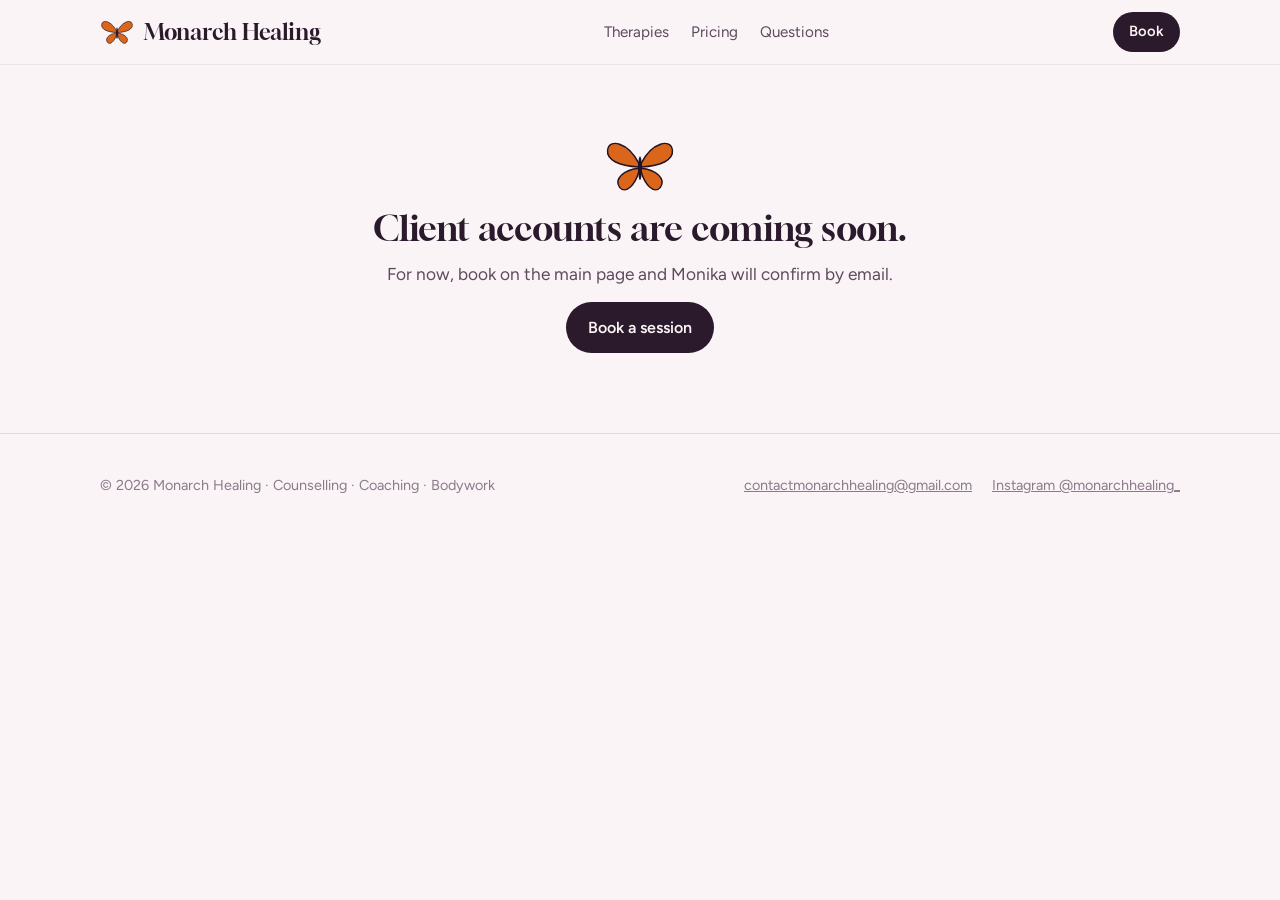
<file: account.html>
<!doctype html>
<html lang="en">
<head>
<meta charset="utf-8">
<meta name="viewport" content="width=device-width,initial-scale=1,viewport-fit=cover">
<title>My sessions · Monarch Healing</title>
<meta name="robots" content="noindex">
<meta name="theme-color" content="#FAF4F6">
<link rel="icon" href="favicon.svg" type="image/svg+xml">
<link rel="preconnect" href="https://fonts.googleapis.com">
<link rel="preconnect" href="https://fonts.gstatic.com" crossorigin>
<link rel="stylesheet" href="https://fonts.googleapis.com/css2?family=Gloock&family=Figtree:ital,wght@0,400;0,500;0,600;1,400&family=Spline+Sans+Mono:wght@400;500&display=swap">
<style>html,body{margin:0}img{max-width:100%}[hidden]{display:none!important}</style>
<link rel="stylesheet" href="styles.css">
</head>
<body>
<svg width="0" height="0" style="position:absolute" aria-hidden="true"><defs><symbol id="bfly" viewBox="0 0 120 96"><g stroke="var(--vein)" stroke-width="2.4" stroke-linejoin="round"><path d="M58 44 C40 8 8 2 6 22 C4 38 24 48 58 50Z" fill="var(--monarch)"/><path d="M58 52 C34 54 16 70 26 84 C36 96 52 80 58 58Z" fill="var(--monarch)"/><path d="M62 44 C80 8 112 2 114 22 C116 38 96 48 62 50Z" fill="var(--monarch)"/><path d="M62 52 C86 54 104 70 94 84 C84 96 68 80 62 58Z" fill="var(--monarch)"/></g><ellipse cx="60" cy="52" rx="3.2" ry="20" fill="var(--vein)"/></symbol></defs></svg>

<nav class="nav" aria-label="Main">
  <div class="wrap">
    <a class="brand" href="./" aria-label="Monarch Healing home"><svg viewBox="0 0 120 96" aria-hidden="true"><use href="#bfly"/></svg>Monarch Healing</a>
    <div class="nav-links" id="navLinks">
      <a href="./#therapies">Therapies</a>
      <a href="./#pricing">Pricing</a>
      <a href="./#faq">Questions</a>
    </div>
    <a class="nav-acct" id="acctLink" href="account.html" aria-label="My sessions" hidden><svg class="acct-ico" viewBox="0 0 24 24" aria-hidden="true"><circle cx="12" cy="8" r="4" fill="none" stroke="currentColor" stroke-width="1.8"/><path d="M4 21c1.5-4 4.5-6 8-6s6.5 2 8 6" fill="none" stroke="currentColor" stroke-width="1.8" stroke-linecap="round"/></svg><span class="lbl">My sessions</span></a>
    <a class="btn btn-primary" href="./#book">Book</a>
    <button class="menu-btn" id="menuBtn" type="button" aria-label="Menu" aria-expanded="false" aria-controls="navLinks"><span></span></button>
  </div>
</nav>

<main class="wrap page">
  <!-- not connected yet -->
  <section class="gate" id="offline" hidden>
    <svg viewBox="0 0 120 96" width="72" aria-hidden="true"><use href="#bfly"/></svg>
    <h1 style="font-size:2.2rem">Client accounts are coming soon.</h1>
    <p class="lede">For now, book on the main page and Monika will confirm by email.</p>
    <a class="btn btn-primary" href="./#book">Book a session</a>
  </section>

  <!-- signed out -->
  <section class="signin panel" id="signedOut" hidden>
    <p class="eyebrow">My sessions</p>
    <h1>Sign in with your email.</h1>
    <p class="muted" style="font-size:1rem">No password needed. We'll email you a 6-digit code. If you're new, this also creates your free account.</p>
    <form class="form" id="signinForm" novalidate>
      <label>Email<input id="siEmail" type="email" autocomplete="email" required></label>
      <button class="btn btn-primary" id="siSend" type="submit" style="justify-content:center">Email me a code</button>
    </form>
    <div class="code-box" id="siCodeBox" hidden>
      <p>Enter the code we sent to <b id="siTo"></b>. You can also tap the link in that email.</p>
      <div class="code-row"><input id="siCode" inputmode="numeric" autocomplete="one-time-code" maxlength="6" placeholder="000000" aria-label="6-digit code"><button class="btn btn-primary" id="siVerify" type="button">Sign in</button></div>
      <p class="muted"><button class="linkish" id="siResend" type="button">Send a new code</button> · <button class="linkish" id="siChange" type="button">Use a different email</button></p>
    </div>
    <p class="status-msg" id="siMsg" hidden style="background:var(--ground-2)"></p>
  </section>

  <!-- signed in -->
  <section id="signedIn" hidden>
    <div class="page-head">
      <div>
        <p class="eyebrow">My sessions</p>
        <h1 id="hello">Hello.</h1>
      </div>
      <a class="btn btn-primary" href="./#book"><svg class="fly" viewBox="0 0 20 16" aria-hidden="true"><path class="wl" d="M10 8 C7 1 1 1 1 5 C1 9 6 9 10 9Z M10 9 C6 10 3 14 6 15 C8 16 10 12 10 9Z" fill="var(--monarch)"/><path class="wr" d="M10 8 C13 1 19 1 19 5 C19 9 14 9 10 9Z M10 9 C14 10 17 14 14 15 C12 16 10 12 10 9Z" fill="var(--monarch)"/></svg>Book a session</a>
    </div>
    <p class="status-msg" id="pageMsg" hidden style="background:var(--monarch-soft);margin-bottom:18px"></p>

    <div class="acct-grid">
      <div>
        <div class="list-head"><h2>Upcoming</h2><span class="muted" id="tzLabel">Times in Pacific time</span></div>
        <div id="upcoming"></div>

        <div id="waitWrap" hidden style="margin-top:34px">
          <div class="list-head"><h2>Waitlists</h2></div>
          <div id="waitlist"></div>
        </div>

        <details class="past" id="pastWrap" hidden style="margin-top:34px">
          <summary>Past and cancelled sessions</summary>
          <div id="past" style="margin-top:10px"></div>
        </details>
      </div>

      <aside class="side">
        <div class="panel">
          <h3 style="font-size:1.4rem;margin-bottom:12px">Your details</h3>
          <form class="form" id="profileForm" novalidate>
            <label>Full name<input id="pfName" autocomplete="name"></label>
            <label>Phone<input id="pfPhone" type="tel" autocomplete="tel"></label>
            <label>Email<input id="pfEmail" type="email" disabled></label>
            <button class="btn btn-ghost" type="submit" style="justify-self:start">Save details</button>
          </form>
        </div>
        <div class="panel">
          <h3 style="font-size:1.4rem;margin-bottom:10px">Good to know</h3>
          <ul class="muted-list">
            <li>Monika confirms each request, usually within a day. You'll see the status change here.</li>
            <li>You can move or cancel a confirmed session online up to 24 hours before it starts. After that, please email <b>contactmonarchhealing@gmail.com</b>.</li>
            <li>Moving a session sends it back to Monika to confirm the new time.</li>
            <li>The studio address shows on confirmed in-person sessions and in your calendar.</li>
          </ul>
        </div>
        <button class="linkish" id="signOutBtn" type="button" style="justify-self:start">Sign out</button>
      </aside>
    </div>
  </section>
</main>

<footer>
  <div class="wrap">
    <span>© 2026 Monarch Healing · Counselling · Coaching · Bodywork</span>
    <span style="display:flex;gap:20px;flex-wrap:wrap"><a href="mailto:contactmonarchhealing@gmail.com">contactmonarchhealing@gmail.com</a><a href="https://www.instagram.com/monarchhealing_/" target="_blank" rel="noopener">Instagram @monarchhealing_</a></span>
  </div>
</footer>
<div class="toast" id="toast" role="status"></div>

<script src="js/vendor/supabase-2.117.2.js"></script>
<script src="js/site.js"></script>
<script src="js/app.js"></script>
<script>
let rows = [], openPanel = null, siEmail = null;

function show(which){ ["offline","signedOut","signedIn"].forEach(id => $("#"+id).hidden = id !== which); }
function msg(el, html){ el.innerHTML = html; el.hidden = !html; }

/* ---------- sign in ---------- */
$("#signinForm").addEventListener("submit", async e => {
  e.preventDefault(); const email = $("#siEmail").value.trim();
  if (!/^\S+@\S+\.\S+$/.test(email)) return msg($("#siMsg"), "Enter a valid email address.");
  $("#siSend").disabled = true;
  try { await MH.sendCode(email); siEmail = email; $("#siTo").textContent = email; $("#siCodeBox").hidden = false; $("#signinForm").hidden = true; msg($("#siMsg"), ""); setTimeout(() => $("#siCode").focus(), 50); }
  catch (err) { msg($("#siMsg"), esc(MH.explain(err))); }
  $("#siSend").disabled = false;
});
async function verify(){
  const code = $("#siCode").value.replace(/\D/g, ""); if (code.length < 6) return msg($("#siMsg"), "Enter the 6-digit code from the email.");
  $("#siVerify").disabled = true;
  try { await MH.verifyCode(siEmail, code); await boot(); }
  catch (err) { msg($("#siMsg"), esc(MH.explain(err))); }
  $("#siVerify").disabled = false;
}
$("#siVerify").addEventListener("click", verify);
$("#siCode").addEventListener("keydown", e => { if (e.key === "Enter") { e.preventDefault(); verify(); } });
$("#siResend").addEventListener("click", async () => { try { await MH.sendCode(siEmail); toast("New code sent"); } catch (err) { msg($("#siMsg"), esc(MH.explain(err))); } });
$("#siChange").addEventListener("click", () => { $("#siCodeBox").hidden = true; $("#signinForm").hidden = false; $("#siEmail").focus(); });
$("#signOutBtn").addEventListener("click", async () => { await MH.signOut(); location.href = "./"; });

/* ---------- profile ---------- */
$("#profileForm").addEventListener("submit", async e => {
  e.preventDefault();
  try { await MH.saveProfile({ full_name: $("#pfName").value.trim().slice(0,120) || null, phone: $("#pfPhone").value.trim().slice(0,40) || null }); toast("Details saved"); paintHello(); }
  catch (err) { toast(MH.explain(err)); }
});
function paintHello(){ const n = $("#pfName").value.trim().split(" ")[0]; $("#hello").textContent = n ? "Hello, " + n + "." : "Hello."; }

/* ---------- sessions ---------- */
const therapy = id => byId(ALL_THERAPIES, id) || { name: id };
const place = id => byId(LOCATIONS, id) || { name: id };
const person = id => byId(PRACTITIONERS, id) || { name: id };

function card(b){
  const t = therapy(b.therapy_id), l = place(b.location_id), p = person(b.practitioner_id);
  const active = b.status === "requested" || b.status === "confirmed";
  const upcoming = b.starts_at && new Date(b.starts_at) > new Date();
  const locked = b.status === "confirmed" && MH.hoursUntil(b.starts_at) < MH_CONFIG.cancelHours;
  const d = b.starts_at ? MH.parts(b.starts_at) : null;
  const date = d ? `<div class="datebox">${d.dow}<b>${d.day}</b>${d.mon}</div>` : `<div class="datebox">List<b>♡</b>RMT</div>`;
  const meta = [d ? d.time : null, p.name, l.name, b.format && b.format !== "Individual" ? b.format : null].filter(Boolean).map(esc).join(" · ");
  let actions = "";
  if (active && upcoming) {
    actions = `<div class="actions">${MH.calendarMenu(b.id)}
      <button class="mini-btn" data-act="move" data-id="${b.id}" ${locked ? "disabled" : ""}>Change time</button>
      <button class="mini-btn danger" data-act="cancel" data-id="${b.id}" ${locked ? "disabled" : ""}>Cancel</button></div>
      ${locked ? `<p class="note">Starts within 24 hours. To change it, email ${esc(MONIKA_EMAIL)}.</p>` : ""}
      ${b.status === "requested" ? `<p class="note">Waiting for Monika to confirm this time.</p>` : ""}`;
  } else if (b.status === "waitlist") {
    actions = `<div class="actions"><button class="mini-btn danger" data-act="cancel" data-id="${b.id}">Leave waitlist</button></div>`;
  }
  const addr = b.status === "confirmed" && b.location_id !== "distance" && upcoming ? `<p class="note addr" data-addr="${b.id}"></p>` : "";
  const inline = openPanel && openPanel.id === b.id ? `<div class="inline" id="inline">${openPanel.html}</div>` : "";
  return `<article class="sess ${b.status}">${date}<div><h3>${esc(t.name)} ${statusPill(b.status)}</h3><p class="meta">${meta}</p>${addr}${actions}</div>${inline}</article>`;
}

function paint(){
  const now = new Date();
  const up = rows.filter(b => b.starts_at && new Date(b.starts_at) > now && (b.status === "requested" || b.status === "confirmed"));
  const wait = rows.filter(b => b.status === "waitlist");
  const past = rows.filter(b => !up.includes(b) && !wait.includes(b)).sort((a, b) => new Date(b.starts_at || b.created_at) - new Date(a.starts_at || a.created_at));
  $("#upcoming").innerHTML = up.length ? up.map(card).join("") :
    `<div class="empty-state"><svg viewBox="0 0 120 96" width="54" aria-hidden="true"><use href="#bfly"/></svg><p>No upcoming sessions yet.</p><a class="btn btn-primary" href="./#book">Book a session</a></div>`;
  $("#waitWrap").hidden = !wait.length; $("#waitlist").innerHTML = wait.map(card).join("");
  $("#pastWrap").hidden = !past.length; $("#past").innerHTML = past.map(card).join("");
  document.querySelectorAll("[data-addr]").forEach(async el => { try { const a = await MH.address(el.dataset.addr); el.textContent = a ? "Address: " + a : ""; } catch {} });
}
async function load(){ rows = await MH.myBookings(); paint(); }

MH.bindCalendar(document.querySelector("main"), id => rows.find(r => r.id === id));

document.addEventListener("click", async e => {
  const btn = e.target.closest("[data-act]"); if (!btn) return;
  const id = btn.dataset.id, b = rows.find(r => r.id === id);
  if (btn.dataset.act === "cancel") {
    openPanel = { id, html: `<p><b>${b.status === "waitlist" ? "Leave this waitlist?" : "Cancel this session?"}</b> ${b.status === "confirmed" ? "Monika will be notified and the time will open up for someone else." : ""}</p>
      <div class="actions"><button class="mini-btn go" data-act="cancel-yes" data-id="${id}">Yes, cancel</button><button class="mini-btn" data-act="close" data-id="${id}">Keep it</button></div>` };
    paint();
  } else if (btn.dataset.act === "cancel-yes") {
    btn.disabled = true;
    try { await MH.cancel(id); openPanel = null; toast("Cancelled"); await load(); } catch (err) { openPanel = null; paint(); msg($("#pageMsg"), esc(MH.explain(err))); }
  } else if (btn.dataset.act === "close") { openPanel = null; paint(); }
  else if (btn.dataset.act === "move") {
    openPanel = { id, html: `<p class="muted">Finding open times…</p>` }; paint();
    try {
      const slots = await MH.slots(b.practitioner_id, b.therapy_id, null, 28);
      const byDay = {}; slots.forEach(s => (byDay[s.slot_date] = byDay[s.slot_date] || []).push(String(s.slot_time).slice(0,5)));
      const days = Object.keys(byDay).slice(0, 14);
      openPanel = { id, days: byDay, day: days[0] || null, time: null };
      openPanel.html = moveHtml(); paint();
    } catch (err) { openPanel = null; paint(); msg($("#pageMsg"), esc(MH.explain(err))); }
  } else if (btn.dataset.act === "move-day") { openPanel.day = btn.dataset.day; openPanel.time = null; openPanel.html = moveHtml(); paint(); }
  else if (btn.dataset.act === "move-time") { openPanel.time = btn.dataset.time; openPanel.html = moveHtml(); paint(); }
  else if (btn.dataset.act === "move-yes") {
    btn.disabled = true;
    try { await MH.reschedule(id, openPanel.day, openPanel.time); openPanel = null; toast("New time requested"); await load(); }
    catch (err) { msg($("#pageMsg"), esc(MH.explain(err))); btn.disabled = false; }
  }
});
function moveHtml(){
  const p = openPanel, days = Object.keys(p.days).slice(0, 14);
  if (!days.length) return `<p>No other open times in the next four weeks. Email ${esc(MONIKA_EMAIL)} and Monika will find one for you.</p><div class="actions"><button class="mini-btn" data-act="close" data-id="${p.id}">Close</button></div>`;
  const dayBtns = days.map(k => { const [y,m,d] = k.split("-").map(Number); const dt = new Date(y, m-1, d);
    return `<button type="button" class="choice day" data-act="move-day" data-id="${p.id}" data-day="${k}" aria-pressed="${p.day === k}"><small>${DOW[dt.getDay()]}</small><b>${d}</b><small>${MON[m-1]}</small></button>`; }).join("");
  const times = (p.days[p.day] || []).map(t => `<button type="button" class="choice" data-act="move-time" data-id="${p.id}" data-time="${t}" aria-pressed="${p.time === t}"><span>${fmtTime(t)}</span></button>`).join("");
  return `<p><b>Pick a new time</b> <span class="muted">(Pacific time)</span></p><div class="days">${dayBtns}</div><div class="choices">${times}</div>
    <div class="actions"><button class="mini-btn go" data-act="move-yes" data-id="${p.id}" ${p.time ? "" : "disabled"}>Request ${p.time ? fmtDate(p.day) + " · " + fmtTime(p.time) : "new time"}</button><button class="mini-btn" data-act="close" data-id="${p.id}">Keep current time</button></div>`;
}

/* ---------- start ---------- */
async function boot(){
  if (!MH.connected) return show("offline");
  const u = await MH.user();
  if (!u) return show("signedOut");
  show("signedIn");
  try {
    const p = await MH.profile();
    $("#pfName").value = (p && p.full_name) || ""; $("#pfPhone").value = (p && p.phone) || ""; $("#pfEmail").value = u.email || ""; paintHello();
    const pend = MH.takePending();
    if (pend) {
      if (p && !p.full_name && pend.name) { await MH.saveProfile({ full_name: pend.name, phone: pend.phone || null }); $("#pfName").value = pend.name; paintHello(); }
      try { await MH.request(pend); msg($("#pageMsg"), "<b>Your booking request is in.</b> Monika will confirm it by email, usually within a day."); }
      catch (err) { msg($("#pageMsg"), esc(MH.explain(err)) + ' <a href="./#book">Choose another time</a>'); }
    }
    await load();
  } catch (err) { msg($("#pageMsg"), esc(MH.explain(err))); }
  MH.paintNav();
}
boot();
if (MH.connected) MH.onAuth(u => { if (!u) show("signedOut"); });
</script>
</body>
</html>
</file>
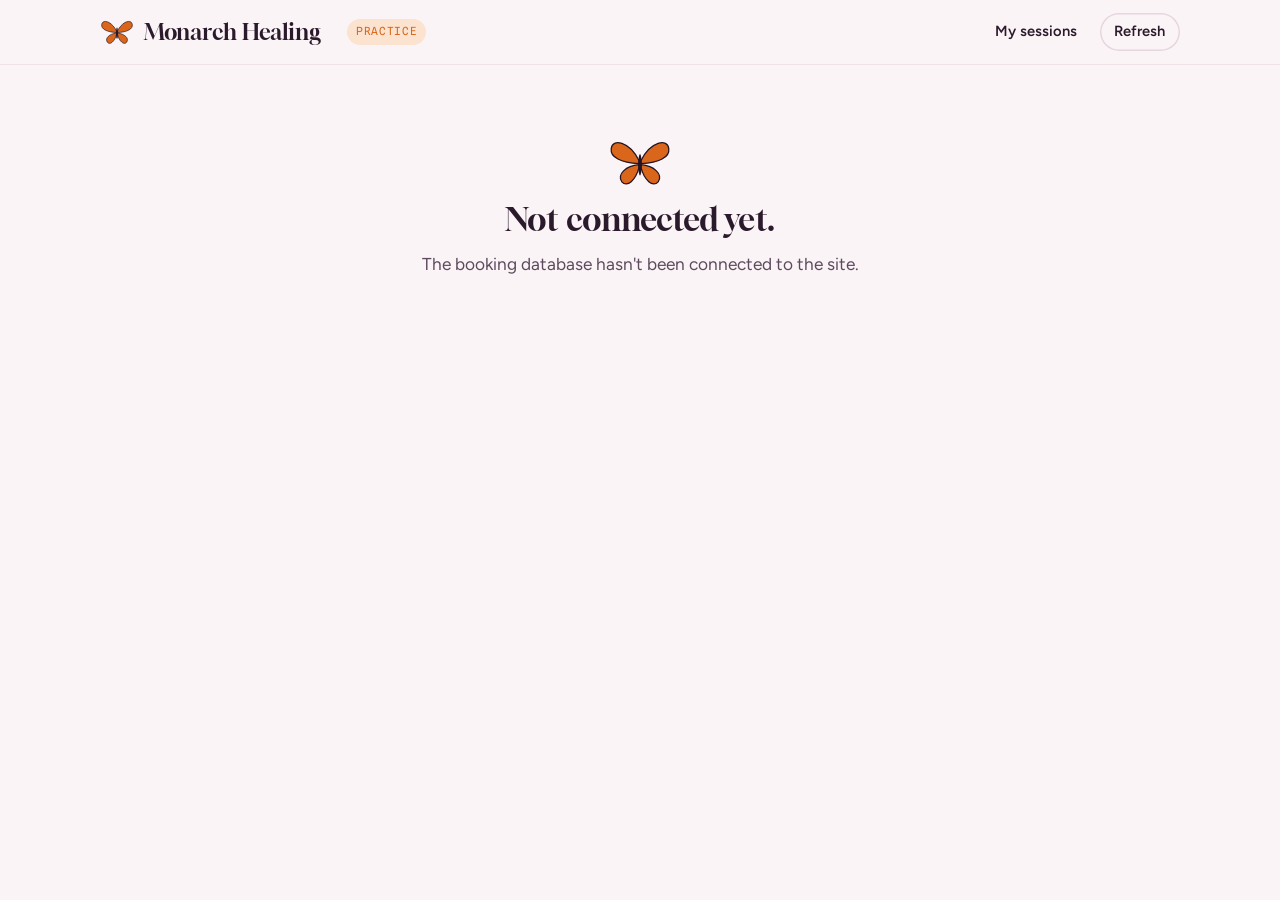
<file: admin.html>
<!doctype html>
<html lang="en">
<head>
<meta charset="utf-8">
<meta name="viewport" content="width=device-width,initial-scale=1,viewport-fit=cover">
<title>Practice · Monarch Healing</title>
<meta name="robots" content="noindex">
<meta name="theme-color" content="#FAF4F6">
<link rel="icon" href="favicon.svg" type="image/svg+xml">
<link rel="preconnect" href="https://fonts.googleapis.com">
<link rel="preconnect" href="https://fonts.gstatic.com" crossorigin>
<link rel="stylesheet" href="https://fonts.googleapis.com/css2?family=Gloock&family=Figtree:ital,wght@0,400;0,500;0,600;1,400&family=Spline+Sans+Mono:wght@400;500&display=swap">
<style>html,body{margin:0}img{max-width:100%}[hidden]{display:none!important}</style>
<link rel="stylesheet" href="styles.css">
</head>
<body>
<svg width="0" height="0" style="position:absolute" aria-hidden="true"><defs><symbol id="bfly" viewBox="0 0 120 96"><g stroke="var(--vein)" stroke-width="2.4" stroke-linejoin="round"><path d="M58 44 C40 8 8 2 6 22 C4 38 24 48 58 50Z" fill="var(--monarch)"/><path d="M58 52 C34 54 16 70 26 84 C36 96 52 80 58 58Z" fill="var(--monarch)"/><path d="M62 44 C80 8 112 2 114 22 C116 38 96 48 62 50Z" fill="var(--monarch)"/><path d="M62 52 C86 54 104 70 94 84 C84 96 68 80 62 58Z" fill="var(--monarch)"/></g><ellipse cx="60" cy="52" rx="3.2" ry="20" fill="var(--vein)"/></symbol></defs></svg>

<nav class="nav" aria-label="Main">
  <div class="wrap">
    <a class="brand" href="./" aria-label="Monarch Healing home"><svg viewBox="0 0 120 96" aria-hidden="true"><use href="#bfly"/></svg>Monarch Healing</a>
    <span class="pill req hide-sm" style="margin-left:6px">Practice</span>
    <a class="nav-acct" href="account.html" aria-label="My sessions"><svg class="acct-ico" viewBox="0 0 24 24" aria-hidden="true"><circle cx="12" cy="8" r="4" fill="none" stroke="currentColor" stroke-width="1.8"/><path d="M4 21c1.5-4 4.5-6 8-6s6.5 2 8 6" fill="none" stroke="currentColor" stroke-width="1.8" stroke-linecap="round"/></svg><span class="lbl">My sessions</span></a>
    <button class="btn btn-ghost" id="refreshBtn" type="button" style="padding:.5em 1em">Refresh</button>
  </div>
</nav>

<main class="wrap page">
  <section class="gate" id="gate">
    <svg viewBox="0 0 120 96" width="64" aria-hidden="true"><use href="#bfly"/></svg>
    <h1 style="font-size:2rem" id="gateTitle">Checking your access…</h1>
    <p class="lede" id="gateText"></p>
    <a class="btn btn-primary" id="gateBtn" href="account.html" hidden>Sign in</a>
  </section>

  <section id="dash" hidden>
    <div class="page-head">
      <div><p class="eyebrow">Practice</p><h1>Bookings.</h1></div>
      <p class="muted" id="updated"></p>
    </div>
    <div class="kpis admin">
      <div class="kpi"><b id="kReq">0</b><span>Waiting for you to confirm</span></div>
      <div class="kpi"><b id="kWeek">0</b><span>Confirmed, next 7 days</span></div>
      <div class="kpi"><b id="kUp">0</b><span>All upcoming</span></div>
      <div class="kpi"><b id="kWait">0</b><span>On waitlists</span></div>
    </div>
    <div class="filters">
      <select id="fView" aria-label="Which bookings">
        <option value="attention">Needs attention</option>
        <option value="upcoming">Upcoming</option>
        <option value="waitlist">Waitlists</option>
        <option value="past">Past</option>
        <option value="all">Everything</option>
      </select>
      <select id="fTher" aria-label="Practitioner"></select>
      <select id="fLoc" aria-label="Location"></select>
      <input type="search" id="fSearch" placeholder="Search client name or email" aria-label="Search clients">
    </div>
    <div class="table-wrap">
      <table>
        <thead><tr><th>When</th><th>Client</th><th>Session</th><th>Status</th><th>Actions</th></tr></thead>
        <tbody id="rows"></tbody>
      </table>
    </div>
    <p class="muted" style="margin-top:14px;font-size:.85rem">Times in Pacific time. Clients see status changes in their account right away. To add practitioners, locations or change weekly hours, ask Claude (admin pages for those are next).</p>
  </section>
</main>
<div class="toast" id="toast" role="status"></div>

<script src="js/vendor/supabase-2.117.2.js"></script>
<script src="js/site.js"></script>
<script src="js/app.js"></script>
<script>
let all = [], people = {};
$("#fTher").innerHTML = '<option value="">All practitioners</option>' + PRACTITIONERS.map(p => `<option value="${p.id}">${esc(p.name)}</option>`).join("");
$("#fLoc").innerHTML = '<option value="">All locations</option>' + LOCATIONS.filter(l => !l.future).map(l => `<option value="${l.id}">${esc(l.name)}</option>`).join("");
["fView","fTher","fLoc","fSearch"].forEach(id => $("#"+id).addEventListener("input", paint));

function gate(title, text, btn){ $("#gateTitle").textContent = title; $("#gateText").textContent = text || ""; $("#gateBtn").hidden = !btn; $("#gate").hidden = false; $("#dash").hidden = true; }

async function load(){
  all = await MH.allBookings();
  const ids = [...new Set(all.map(b => b.client_id))];
  (await MH.profilesFor(ids)).forEach(p => people[p.id] = p);
  $("#updated").textContent = "Updated " + new Intl.DateTimeFormat("en-CA", { timeZone: MH_CONFIG.timeZone, hour: "numeric", minute: "2-digit" }).format(new Date());
  paint();
}

function paint(){
  const now = new Date(), week = new Date(Date.now() + 7 * 864e5);
  const live = b => b.status === "requested" || b.status === "confirmed";
  const future = b => b.starts_at && new Date(b.starts_at) > now;
  $("#kReq").textContent = all.filter(b => b.status === "requested" && future(b)).length;
  $("#kWeek").textContent = all.filter(b => b.status === "confirmed" && future(b) && new Date(b.starts_at) < week).length;
  $("#kUp").textContent = all.filter(b => live(b) && future(b)).length;
  $("#kWait").textContent = all.filter(b => b.status === "waitlist").length;
  const v = $("#fView").value, ft = $("#fTher").value, fl = $("#fLoc").value, q = $("#fSearch").value.trim().toLowerCase();
  let list = all.filter(b => {
    if (ft && b.practitioner_id !== ft) return false;
    if (fl && b.location_id !== fl) return false;
    if (q) { const p = people[b.client_id] || {}; if (!((p.full_name || "") + " " + (p.email || "")).toLowerCase().includes(q)) return false; }
    if (v === "attention") return b.status === "requested" && future(b);
    if (v === "upcoming") return live(b) && future(b);
    if (v === "waitlist") return b.status === "waitlist";
    if (v === "past") return b.starts_at && !future(b) && b.status !== "waitlist";
    return true;
  });
  if (v === "past") list = list.reverse();
  $("#rows").innerHTML = list.length ? list.map(row).join("") :
    `<tr><td colspan="5" class="empty">${v === "attention" ? "Nothing waiting. New requests appear here." : "No bookings match."}</td></tr>`;
}

function row(b){
  const p = people[b.client_id] || {}, t = byId(ALL_THERAPIES, b.therapy_id) || { name: b.therapy_id };
  const l = byId(LOCATIONS, b.location_id) || { name: b.location_id }, pr = byId(PRACTITIONERS, b.practitioner_id) || { name: b.practitioner_id };
  const when = b.starts_at ? `${esc(MH.parts(b.starts_at).dow)} ${esc(MH.parts(b.starts_at).mon)} ${esc(MH.parts(b.starts_at).day)}<span class="sub">${esc(MH.parts(b.starts_at).time)}</span>` : '<span class="sub">Waitlist</span>';
  const future = b.starts_at && new Date(b.starts_at) > new Date();
  const acts = [];
  if (b.status === "requested") acts.push(`<button class="mini ok" data-s="confirmed" data-id="${b.id}">Confirm</button>`);
  if (b.status === "requested" || b.status === "confirmed" || b.status === "waitlist") acts.push(`<button class="mini bad" data-s="cancelled" data-id="${b.id}">Cancel</button>`);
  if (b.status === "confirmed" && !future) acts.push(`<button class="mini" data-s="completed" data-id="${b.id}">Done</button><button class="mini" data-s="no_show" data-id="${b.id}">No-show</button>`);
  if (b.starts_at && (b.status === "confirmed" || b.status === "requested")) acts.push(`<a class="mini" href="#" data-gcal="${b.id}">To my calendar</a>`);
  return `<tr><td>${when}</td>
    <td>${esc(p.full_name || "—")}<span class="sub">${esc(p.email || "")}${p.phone ? " · " + esc(p.phone) : ""}</span>${b.first_visit ? '<span class="sub">First visit</span>' : ""}${b.notes ? `<span class="sub">“${esc(b.notes)}”</span>` : ""}</td>
    <td>${esc(t.name)}<span class="sub">${esc(pr.name)} · ${esc(l.name)}${b.format && b.format !== "Individual" ? " · " + esc(b.format) : ""}</span></td>
    <td>${statusPill(b.status)}${b.cancelled_by ? `<span class="sub">by ${esc(b.cancelled_by)}</span>` : ""}</td>
    <td><div class="tbl-actions">${acts.join("")}</div></td></tr>`;
}

$("#rows").addEventListener("click", async e => {
  const g = e.target.closest("[data-gcal]");
  if (g) { e.preventDefault(); const b = all.find(x => x.id === g.dataset.gcal); const p = people[b.client_id] || {};
    const ev = MH.eventFor(b); ev.title = (byId(ALL_THERAPIES, b.therapy_id) || {}).name + " · " + (p.full_name || p.email || "client");
    ev.details = [p.full_name, p.email, p.phone, b.notes ? "Notes: " + b.notes : ""].filter(Boolean).join("\n");
    window.open(MH.googleUrl(ev), "_blank", "noopener"); return; }
  const btn = e.target.closest("[data-s]"); if (!btn) return;
  btn.disabled = true;
  try { await MH.setStatus(btn.dataset.id, btn.dataset.s); toast({ confirmed: "Confirmed", cancelled: "Cancelled, time reopened", completed: "Marked done", no_show: "Marked as no-show" }[btn.dataset.s]); await load(); }
  catch (err) { toast(MH.explain(err)); btn.disabled = false; }
});
$("#refreshBtn").addEventListener("click", () => load().catch(err => toast(MH.explain(err))));

(async () => {
  if (!MH.connected) return gate("Not connected yet.", "The booking database hasn't been connected to the site.");
  const u = await MH.user();
  if (!u) return gate("Please sign in.", "Sign in with the email the practice uses, then come back to this page.", true);
  if (!(await MH.isAdmin())) return gate("This page is for the practice.", "You're signed in as " + u.email + ", which doesn't have practice access.");
  $("#gate").hidden = true; $("#dash").hidden = false;
  try { await load(); } catch (err) { toast(MH.explain(err)); }
  setInterval(() => { if (!document.hidden) load().catch(() => {}); }, 60000);
})();
</script>
</body>
</html>
</file>
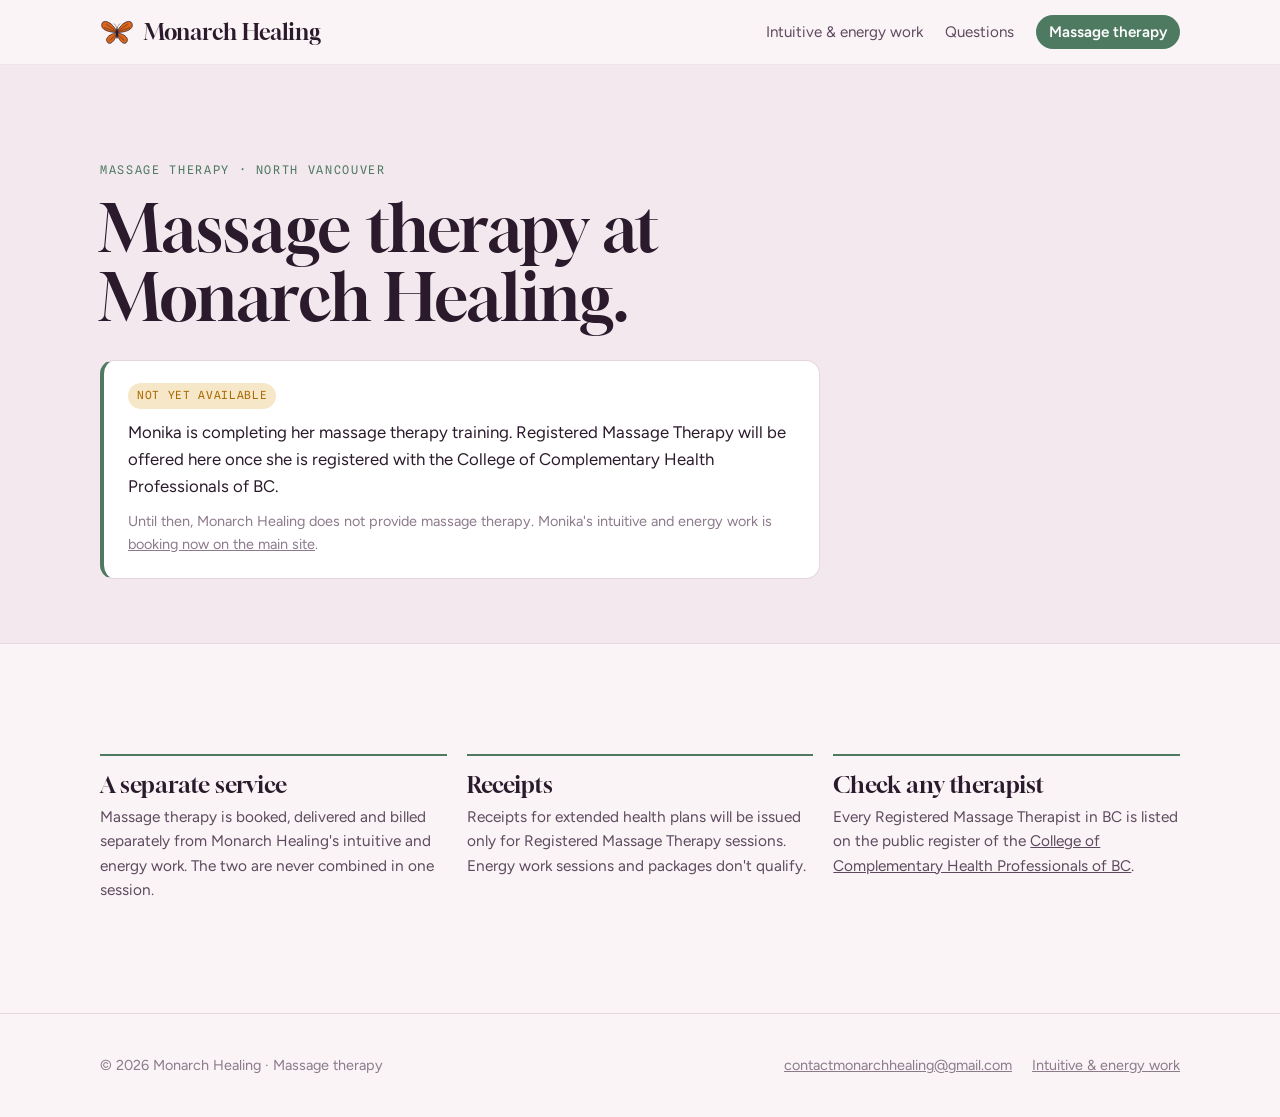
<file: massage-therapy.html>
<!doctype html>
<html lang="en">
<head>
<meta charset="utf-8">
<meta name="viewport" content="width=device-width,initial-scale=1,viewport-fit=cover">
<title>Massage therapy · Monarch Healing</title>
<meta name="description" content="Registered Massage Therapy at Monarch Healing, North Vancouver. Coming once Monika's registration with the College of Complementary Health Professionals of BC is active.">
<link rel="canonical" href="https://monarch-healing.com/massage-therapy.html">
<meta name="theme-color" content="#FAF4F6">
<link rel="icon" href="favicon.svg" type="image/svg+xml">
<style>html,body{margin:0}img{max-width:100%}[hidden]{display:none!important}</style>

<link rel="preconnect" href="https://fonts.googleapis.com">
<link rel="preconnect" href="https://fonts.gstatic.com" crossorigin>
<link rel="stylesheet" href="https://fonts.googleapis.com/css2?family=Gloock&family=Figtree:ital,wght@0,400;0,500;0,600;1,400&family=Spline+Sans+Mono:wght@400;500&display=swap">
<link rel="stylesheet" href="styles.css">


</head>
<body class="rmt-page">
<svg width="0" height="0" style="position:absolute" aria-hidden="true">
  <defs>
    <symbol id="bfly" viewBox="0 0 120 96">
      <g stroke="var(--vein)" stroke-width="2.4" stroke-linejoin="round">
        <path d="M58 44 C40 8 8 2 6 22 C4 38 24 48 58 50Z" fill="var(--monarch)"/>
        <path d="M58 52 C34 54 16 70 26 84 C36 96 52 80 58 58Z" fill="var(--monarch)"/>
        <path d="M62 44 C80 8 112 2 114 22 C116 38 96 48 62 50Z" fill="var(--monarch)"/>
        <path d="M62 52 C86 54 104 70 94 84 C84 96 68 80 62 58Z" fill="var(--monarch)"/>
        <path d="M58 46 L22 20 M58 48 L14 32 M58 56 L34 78 M62 46 L98 20 M62 48 L106 32 M62 56 L86 78" fill="none" stroke-width="1.6"/>
      </g>
      <ellipse cx="60" cy="52" rx="3.2" ry="20" fill="var(--vein)"/>
      <path d="M59 34 C56 24 52 20 48 18 M61 34 C64 24 68 20 72 18" stroke="var(--vein)" stroke-width="1.4" fill="none"/>
    </symbol>
  </defs>
</svg>

<nav class="nav" aria-label="Main">
  <div class="wrap">
    <a class="brand" href="./" aria-label="Monarch Healing home"><svg viewBox="0 0 120 96" aria-hidden="true"><use href="#bfly"/></svg>Monarch Healing</a>
    <div class="nav-links" id="navLinks">
      <a href="./">Intuitive &amp; energy work</a>
      <a href="./#faq">Questions</a>
      <a class="tab-rmt" href="massage-therapy.html" aria-current="page">Massage therapy</a>
    </div>
    <a class="nav-acct" id="acctLink" href="account.html" aria-label="Sign in" hidden><svg class="acct-ico" viewBox="0 0 24 24" aria-hidden="true"><circle cx="12" cy="8" r="4" fill="none" stroke="currentColor" stroke-width="1.8"/><path d="M4 21c1.5-4 4.5-6 8-6s6.5 2 8 6" fill="none" stroke="currentColor" stroke-width="1.8" stroke-linecap="round"/></svg><span class="lbl">Sign in</span></a>
    <a class="btn btn-primary" href="#bookRmt" id="navBook" hidden>Book</a>
    <button class="menu-btn" id="menuBtn" type="button" aria-label="Menu" aria-expanded="false" aria-controls="navLinks"><span></span></button>
  </div>
</nav>

<header class="rmt-hero">
  <div class="wrap">
    <p class="eyebrow">Massage therapy · North Vancouver</p>
    <h1 style="margin-top:14px">Massage therapy at Monarch Healing.</h1>
    <div class="status-card" id="statusClosed">
      <span class="pill soon">Not yet available</span>
      <p style="font-size:1.05rem">Monika is completing her massage therapy training. Registered Massage Therapy will be offered here once she is registered with the College of Complementary Health Professionals of BC.</p>
      <p class="muted">Until then, Monarch Healing does not provide massage therapy. Monika's intuitive and energy work is <a href="./">booking now on the main site</a>.</p>
    </div>
    <div class="status-card" id="statusOpen" hidden>
      <span class="pill open">Booking now</span>
      <p style="font-size:1.05rem">Registered Massage Therapy with Monika Kulaga, RMT, at the North Vancouver studio.</p>
    </div>
  </div>
</header>

<main>
<section class="band">
  <div class="wrap">
    <div class="rmt-cols">
      <article>
        <h3>A separate service</h3>
        <p>Massage therapy is booked, delivered and billed separately from Monarch Healing's intuitive and energy work. The two are never combined in one session.</p>
      </article>
      <article>
        <h3>Receipts</h3>
        <p>Receipts for extended health plans will be issued only for Registered Massage Therapy sessions. Energy work sessions and packages don't qualify.</p>
      </article>
      <article>
        <h3>Check any therapist</h3>
        <p>Every Registered Massage Therapist in BC is listed on the public register of the <a href="https://cchpbc.ca/" target="_blank" rel="noopener">College of Complementary Health Professionals of BC</a>.</p>
      </article>
    </div>
  </div>
</section>

<section class="band alt" id="bookRmt" hidden>
  <div class="wrap">
    <div class="section-head">
      <p class="eyebrow" style="color:var(--sage)">Book</p>
      <h2>Book massage therapy.</h2>
      <p class="lede">Choose a treatment length and a time. Monika confirms every booking, usually within a day. You can move or cancel a confirmed session online up to 24 hours before it starts.</p>
    </div>
    <div class="booking">
      <div class="steps">
        <div class="step" id="s1"><h3><span class="n">1</span>Therapy</h3><div class="choices" id="cTherapy"></div></div>
        <div class="step" id="s2"><h3><span class="n">2</span>Therapist &amp; location</h3><div class="choices" id="cTher"></div><div class="choices" id="cLoc" style="margin-top:10px"></div><div class="choices" id="cFormat" style="margin-top:10px"></div></div>
        <div class="step" id="s3"><h3><span class="n">3</span>Date &amp; time</h3><div class="days" id="cDays"></div><div class="choices times" id="cTimes"></div></div>
        <div class="step" id="s4"><h3><span class="n">4</span>Your details</h3>
          <div class="who" id="whoBox" hidden></div>
          <form class="form" id="details" novalidate>
            <label id="lName">Full name<input id="fName" autocomplete="name" required></label>
            <label id="lPhone">Phone<input id="fPhone" type="tel" autocomplete="tel"></label>
            <label class="full" id="lEmail">Email<input id="fEmail" type="email" autocomplete="email" required></label>
            <label class="full">Anything Monika should know before your treatment?<textarea id="fNotes" rows="3" placeholder="Optional. A few words is plenty."></textarea></label>
            <label class="full check"><input type="checkbox" id="fFirst"> This is my first session with Monarch Healing</label>
            <label class="full check"><input type="checkbox" id="fPolicy"> I understand sessions can be moved or cancelled up to 24 hours before the start time</label>
          </form>
          <div class="code-box" id="codeBox" hidden>
            <p>Enter the 6-digit code we sent to <b id="codeTo"></b>. It also works to tap the link in that email.</p>
            <div class="code-row"><input id="fCode" inputmode="numeric" autocomplete="one-time-code" maxlength="6" placeholder="000000" aria-label="6-digit code"><button class="btn btn-primary" id="verifyBtn" type="button">Confirm and book</button></div>
            <p class="muted"><button class="linkish" id="resendBtn" type="button">Send a new code</button> · <button class="linkish" id="changeEmail" type="button">Use a different email</button></p>
          </div>
        </div>
      </div>
      <aside class="summary" aria-live="polite">
        <p class="eyebrow" style="color:var(--monarch)">Your session</p>
        <h3 id="sumTitle">Choose a therapy</h3>
        <dl id="sumList"></dl>
        <button class="btn" id="submitBtn" type="button" disabled>Request booking</button>
        <p class="status-msg" id="statusMsg" hidden></p>
        <p class="note" id="sumNote">Payment is taken at your session. Receipts for extended health plans are issued for massage therapy only.</p>
      </aside>
    </div>
  </div>
</section>
</main>

<footer>
  <div class="wrap">
    <span>© 2026 Monarch Healing · Massage therapy</span>
    <span style="display:flex;gap:20px;flex-wrap:wrap"><a href="mailto:contactmonarchhealing@gmail.com">contactmonarchhealing@gmail.com</a><a href="./">Intuitive &amp; energy work</a></span>
  </div>
</footer>
<div class="toast" id="toast" role="status"></div>

<script src="js/vendor/supabase-2.117.2.js"></script>
<script src="js/site.js"></script>
<script src="js/app.js"></script>
<script>
var BOOK_THERAPIES = RMT_THERAPIES;
if (MH_CONFIG.rmtOpen) {
  $("#bookRmt").hidden = false; $("#navBook").hidden = false;
  $("#statusClosed").hidden = true; $("#statusOpen").hidden = false;
}
</script>
<script src="js/booking.js"></script>
</body>
</html>
</file>
<file: styles.css>
:root{
  --ground:#FAF4F6; --ground-2:#F3E8EE; --surface:#FFFFFF;
  --ink:#2B1A2C; --ink-2:#5E4A5E; --ink-3:#8C7A8B; --line:#E6D6DF;
  --monarch:#D9661A; --monarch-soft:#FBE3D0; --rose:#C9486E; --rose-soft:#F8DDE6;
  --sage:#4F7A62; --sage-soft:#DDEBE2; --amber:#A96A00; --amber-soft:#F6E7C8;
  --vein:#241322; --on-accent:#FFFFFF;
  --display:"Gloock","Iowan Old Style","Georgia",serif;
  --body:"Figtree","Segoe UI",system-ui,-apple-system,sans-serif;
  --mono:"Spline Sans Mono",ui-monospace,"SF Mono",Menlo,monospace;
  --r:14px; --fly:url("data:image/svg+xml,%3Csvg xmlns='http://www.w3.org/2000/svg' viewBox='0 0 120 96'%3E%3Cpath d='M58 44 C40 8 8 2 6 22 C4 38 24 48 58 50Z M58 52 C34 54 16 70 26 84 C36 96 52 80 58 58Z M62 44 C80 8 112 2 114 22 C116 38 96 48 62 50Z M62 52 C86 54 104 70 94 84 C84 96 68 80 62 58Z'/%3E%3C/svg%3E"); --fog-o:.75; --wash:var(--ground); --shadow:0 18px 50px -24px rgba(60,20,50,.35);
}
@media (prefers-color-scheme:dark){:root:not([data-theme="light"]){
  color-scheme:dark;
  --ground:#170F17; --ground-2:#211621; --surface:#261A26;
  --ink:#F6EAF1; --ink-2:#CDB9C8; --ink-3:#9C889A; --line:#3A2B39;
  --monarch:#F2913F; --monarch-soft:#3A2416; --rose:#EE89A8; --rose-soft:#3B1F2A;
  --sage:#8CC3A2; --sage-soft:#1D3127; --amber:#E7B45A; --amber-soft:#3A2D14;
  --vein:#120A11; --on-accent:#1A0E14; --shadow:0 18px 50px -24px rgba(0,0,0,.7); --fog-o:.28;
}}
:root[data-theme="dark"]{
  color-scheme:dark;
  --ground:#170F17; --ground-2:#211621; --surface:#261A26;
  --ink:#F6EAF1; --ink-2:#CDB9C8; --ink-3:#9C889A; --line:#3A2B39;
  --monarch:#F2913F; --monarch-soft:#3A2416; --rose:#EE89A8; --rose-soft:#3B1F2A;
  --sage:#8CC3A2; --sage-soft:#1D3127; --amber:#E7B45A; --amber-soft:#3A2D14;
  --vein:#120A11; --on-accent:#1A0E14; --shadow:0 18px 50px -24px rgba(0,0,0,.7); --fog-o:.28;
}
*{box-sizing:border-box}
html{scroll-behavior:smooth;scroll-padding-top:76px}
body{background:var(--ground);color:var(--ink);font-family:var(--body);font-size:16px;line-height:1.6;-webkit-font-smoothing:antialiased}
.wrap{max-width:1160px;margin:0 auto;padding-inline:clamp(16px,4vw,40px)}
h1,h2,h3{font-family:var(--display);font-weight:400;line-height:1.08;text-wrap:balance;margin:0}
h2{font-size:clamp(2rem,4.4vw,3.1rem)}
h3{font-size:1.45rem}
p{margin:0}
a{color:inherit}
.eyebrow{font-family:var(--mono);font-size:.74rem;letter-spacing:.14em;text-transform:uppercase;color:var(--monarch)}
.lede{color:var(--ink-2);font-size:1.08rem;max-width:62ch}
button,input,select,textarea{font:inherit;color:inherit}
:focus-visible{outline:2px solid var(--rose);outline-offset:3px;border-radius:6px}
.btn{display:inline-flex;align-items:center;gap:.55em;border:0;cursor:pointer;border-radius:999px;padding:.8em 1.4em;font-weight:600;text-decoration:none;transition:transform .25s cubic-bezier(.2,.8,.2,1),background .2s,box-shadow .25s}
.btn-primary{background:var(--ink);color:var(--ground)}
.btn-primary:hover{transform:translateY(-2px);box-shadow:0 10px 24px -12px var(--rose)}
.btn-ghost{background:transparent;color:var(--ink);box-shadow:inset 0 0 0 1.5px var(--line)}
.btn-ghost:hover{box-shadow:inset 0 0 0 1.5px var(--ink-3)}
.btn .fly{width:20px;height:16px;display:inline-block}
.btn:hover .fly .wl{animation:flapL .35s ease-in-out infinite alternate}
.btn:hover .fly .wr{animation:flapR .35s ease-in-out infinite alternate}
@keyframes flapL{to{transform:scaleX(.35)}}
@keyframes flapR{to{transform:scaleX(.35)}}
.fly .wl{transform-origin:10px 8px}.fly .wr{transform-origin:10px 8px}

/* nav */
.nav{position:sticky;top:env(safe-area-inset-top,0px);z-index:30;background:color-mix(in srgb,var(--ground) 82%,transparent);backdrop-filter:blur(14px);-webkit-backdrop-filter:blur(14px);border-bottom:1px solid color-mix(in srgb,var(--line) 60%,transparent)}
.nav .wrap{display:flex;align-items:center;gap:20px;height:64px}
.brand{display:flex;align-items:center;gap:10px;text-decoration:none;font-family:var(--display);font-size:1.35rem}
.brand svg{width:34px;height:28px}
.nav-links{display:flex;gap:22px;margin-left:auto;font-size:.95rem}
.nav-links a{text-decoration:none;color:var(--ink-2)}
.nav-links a:hover{color:var(--ink)}
.nav .btn{padding:.55em 1.1em;font-size:.92rem}
.practice-btn{background:var(--rose-soft);color:var(--rose);border:0;border-radius:999px;padding:.5em 1em;font-weight:600;font-size:.88rem;cursor:pointer}
.menu-btn{display:none;width:44px;height:44px;border:0;background:transparent;border-radius:12px;cursor:pointer;place-items:center;color:var(--ink)}
.menu-btn span,.menu-btn span::before,.menu-btn span::after{display:block;width:20px;height:2px;background:currentColor;border-radius:2px;position:relative;transition:transform .3s,opacity .2s}
.menu-btn span::before,.menu-btn span::after{content:"";position:absolute;left:0}
.menu-btn span::before{top:-6px}.menu-btn span::after{top:6px}
.menu-btn[aria-expanded="true"] span{background:transparent}
.menu-btn[aria-expanded="true"] span::before{transform:translateY(6px) rotate(45deg)}
.menu-btn[aria-expanded="true"] span::after{transform:translateY(-6px) rotate(-45deg)}
@media (max-width:1140px){
  .nav .wrap{gap:10px}
  .brand{white-space:nowrap;font-size:1.2rem;padding-block:8px}
  .nav .btn-primary{margin-left:auto}
  .menu-btn{display:grid}
  .nav-links{display:none;position:absolute;left:0;right:0;top:100%;flex-direction:column;gap:0;margin:0;padding:6px 16px 14px;background:var(--ground);border-bottom:1px solid var(--line);box-shadow:0 20px 30px -24px rgba(0,0,0,.35)}
  .nav-links.open{display:flex}
  .nav-links a{padding:14px 4px;font-size:1.05rem;border-bottom:1px solid var(--line);color:var(--ink)}
  .nav-links a:last-child{border-bottom:0}
}

/* hero */
.hero{position:relative;overflow:hidden;border-bottom:1px solid var(--line)}
.hero-bg{position:absolute;inset:-4%;background:url(img/fog.jpg) 50% 38%/cover no-repeat;opacity:var(--fog-o);animation:breathe 24s ease-in-out infinite alternate}
.hero-wash{position:absolute;inset:0;background:linear-gradient(90deg,var(--ground) 18%,color-mix(in srgb,var(--ground) 55%,transparent) 55%,color-mix(in srgb,var(--ground) 10%,transparent) 100%)}
@keyframes breathe{from{transform:scale(1)}to{transform:scale(1.07) translateY(-1.5%)}}
@media (max-width:820px){.hero-wash{background:linear-gradient(180deg,color-mix(in srgb,var(--ground) 15%,transparent) 0%,color-mix(in srgb,var(--ground) 70%,transparent) 42%,var(--ground) 62%)}}
.hero canvas{position:absolute;inset:0;width:100%;height:100%;display:block}
.hero-inner{position:relative;display:grid;grid-template-columns:minmax(0,1.05fr) minmax(0,.95fr);gap:32px;align-items:center;padding-block:clamp(56px,9vw,112px) clamp(64px,9vw,120px);pointer-events:none}
.hero-inner>*{pointer-events:auto}
.hero h1{font-size:clamp(2.9rem,7.6vw,6.1rem);letter-spacing:-.01em}
.hero h1 em{font-style:italic;color:var(--monarch)}
.hero h1 .w{display:inline-block;animation:rise .9s cubic-bezier(.2,.8,.2,1) both}
@keyframes rise{from{transform:translateY(.35em);opacity:.0}to{transform:none;opacity:1}}
.hero .lede{margin-top:22px}
.hero-ctas{display:flex;flex-wrap:wrap;gap:12px;margin-top:30px}
.hero-meta{display:flex;flex-wrap:wrap;gap:8px 22px;margin-top:34px;font-family:var(--mono);font-size:.78rem;color:var(--ink-3)}
.hero-meta span::before{content:"";display:inline-block;width:7px;height:7px;border-radius:50%;background:var(--monarch);margin-right:8px;vertical-align:1px}
.hero-hint{justify-self:end;align-self:end;font-family:var(--mono);font-size:.72rem;color:var(--ink-3);letter-spacing:.08em}
@media (max-width:820px){.hero-inner{grid-template-columns:1fr;padding-top:260px}.hero-hint{justify-self:start}}

/* sections */
section.band{padding-block:clamp(64px,9vw,110px)}
.section-head{display:grid;gap:14px;margin-bottom:44px;max-width:760px}
.alt{background:var(--ground-2)}

/* welcome */
.welcome{display:grid;grid-template-columns:minmax(0,.85fr) minmax(0,1.15fr);gap:clamp(28px,5vw,64px);align-items:center}
.photo{position:relative;border-radius:180px 180px 18px 18px;overflow:hidden;aspect-ratio:4/5;max-width:100%;background:radial-gradient(120% 90% at 30% 20%,var(--monarch-soft),transparent 60%),radial-gradient(100% 80% at 80% 90%,var(--rose-soft),transparent 60%),var(--surface);box-shadow:var(--shadow);display:grid;place-items:center}
.photo svg{width:46%;opacity:.95}
.photo img{width:100%;height:100%;object-fit:cover;display:block}
.photo .badge{position:absolute;right:14px;bottom:14px;width:54px;height:44px;filter:drop-shadow(0 4px 8px rgba(0,0,0,.25));animation:hover 5s ease-in-out infinite}
@keyframes hover{50%{transform:translateY(-6px) rotate(-6deg)}}
.photo figcaption{position:absolute;left:16px;right:16px;bottom:14px;font-family:var(--mono);font-size:.7rem;color:var(--ink-3);text-align:center;letter-spacing:.06em}
.welcome .body{display:grid;gap:18px}
.welcome .body p{color:var(--ink-2);max-width:62ch}
.quote{font-family:var(--display);font-size:clamp(1.4rem,2.6vw,1.9rem);line-height:1.25;color:var(--ink)}
.quote em{color:var(--rose)}
@media (max-width:820px){.welcome{grid-template-columns:1fr}.photo{max-width:380px}}

/* paths */
.paths{display:grid;grid-template-columns:repeat(2,minmax(0,1fr));gap:22px}
.path{background:var(--surface);border-radius:var(--r);padding:30px;display:grid;gap:16px;align-content:start;border:1px solid var(--line)}
.path{min-width:0}
.path header{display:flex;flex-wrap:wrap;justify-content:space-between;gap:10px 12px;align-items:start}
.therapy>*{min-width:0}
.pill{display:inline-flex;align-items:center;gap:6px;font-family:var(--mono);font-size:.7rem;letter-spacing:.06em;text-transform:uppercase;padding:.35em .8em;border-radius:999px;white-space:nowrap}
.pill.open{background:var(--sage-soft);color:var(--sage)}
.pill.soon{background:var(--amber-soft);color:var(--amber)}
.pill.req{background:var(--monarch-soft);color:var(--monarch)}
.pill.no{background:var(--ground-2);color:var(--ink-3)}
.therapy{display:grid;grid-template-columns:1fr auto;gap:4px 16px;padding:16px 0;border-top:1px solid var(--line);cursor:pointer;transition:padding .3s}
.therapy:hover{padding-left:8px}
.therapy h4{margin:0;font-size:1.05rem;font-weight:600}
.therapy .price{font-family:var(--mono);font-size:.85rem;color:var(--ink-2);text-align:right;font-variant-numeric:tabular-nums}
.therapy p{grid-column:1/-1;color:var(--ink-2);font-size:.94rem;max-width:62ch}
.therapy .tags{grid-column:1/-1;display:flex;flex-wrap:wrap;gap:6px;margin-top:4px}
.tag{font-size:.74rem;color:var(--ink-3);border:1px solid var(--line);border-radius:999px;padding:.1em .65em}
@media (max-width:820px){.paths{grid-template-columns:1fr}}

/* offerings strip */
.formats{display:flex;flex-wrap:wrap;gap:10px;margin-top:28px}
.formats span{background:var(--surface);border:1px solid var(--line);border-radius:999px;padding:.45em 1em;font-size:.9rem}

/* moments */
.moments{display:grid;grid-template-columns:1.1fr .9fr 1fr;gap:18px;align-items:start}
.moments figure{margin:0;overflow:hidden;border-radius:14px;position:relative;box-shadow:var(--shadow)}
.moments figure:nth-child(1){aspect-ratio:3/4;margin-top:40px}
.moments figure:nth-child(2){aspect-ratio:9/15}
.moments figure:nth-child(3){aspect-ratio:3/4;margin-top:90px}
.moments img{width:100%;height:118%;object-fit:cover;display:block;will-change:transform}
.moments-head{display:flex;flex-wrap:wrap;justify-content:space-between;gap:20px;align-items:end;margin-bottom:36px}
.sig{font-family:var(--mono);color:var(--rose);letter-spacing:.2em}
@media (max-width:760px){.moments{grid-template-columns:1fr 1fr}.moments figure:nth-child(3){display:none}.moments figure:nth-child(1){margin-top:30px}}

/* kind words */
.kw{display:grid;grid-template-columns:minmax(0,1.5fr) minmax(0,1fr);gap:28px;align-items:stretch}
.kw-stage{position:relative;background:var(--surface);border:1px solid var(--line);border-radius:22px;padding:clamp(28px,5vw,52px);min-height:320px;display:grid;overflow:hidden}
.kw-stage::before{content:"";position:absolute;right:-40px;top:-30px;width:220px;height:176px;background:var(--monarch);opacity:.08;-webkit-mask:var(--fly) center/contain no-repeat;mask:var(--fly) center/contain no-repeat;transform:rotate(14deg)}
.kw-slide{grid-area:1/1;display:grid;gap:22px;align-content:center;opacity:0;transform:translateY(14px);transition:opacity .8s ease,transform .8s cubic-bezier(.2,.8,.2,1);pointer-events:none}
.kw-slide.on{opacity:1;transform:none;pointer-events:auto}
.kw-slide blockquote{margin:0;font-family:var(--display);font-size:clamp(1.35rem,2.6vw,1.9rem);line-height:1.3;text-wrap:pretty}
.kw-slide blockquote::before{content:"“";display:block;font-size:3.4rem;line-height:.6;color:var(--rose);margin-bottom:10px}
.kw-who{display:flex;align-items:center;gap:12px;font-size:.95rem}
.kw-who b{font-weight:600}
.kw-who span{color:var(--ink-3);font-family:var(--mono);font-size:.75rem;letter-spacing:.04em}
.kw-av{width:40px;height:40px;border-radius:50%;display:grid;place-items:center;background:var(--rose-soft);color:var(--rose);font-weight:600}
.kw-nav{display:flex;gap:8px;align-items:center;margin-top:18px}
.kw-dot{width:26px;height:26px;border:0;background:transparent;cursor:pointer;display:grid;place-items:center;padding:0}
.kw-dot::after{content:"";width:8px;height:8px;border-radius:50%;background:var(--line);transition:width .3s,background .3s}
.kw-dot[aria-current="true"]::after{width:22px;border-radius:6px;background:var(--monarch)}
.kw-invite{background:var(--ink);color:var(--ground);border-radius:22px;padding:clamp(26px,4vw,40px);display:grid;gap:14px;align-content:center}
.kw-invite h3{font-size:1.7rem}
.kw-invite p{opacity:.8}
.kw-invite .mail{font-family:var(--mono);font-size:.85rem;background:color-mix(in srgb,var(--ground) 12%,transparent);padding:.6em .9em;border-radius:10px;word-break:break-all;user-select:all}
.kw-invite .btn{background:var(--monarch);color:var(--on-accent);justify-self:start}
.kw-sample{position:absolute;left:18px;top:14px;font-family:var(--mono);font-size:.66rem;letter-spacing:.1em;text-transform:uppercase;color:var(--amber);background:var(--amber-soft);padding:.25em .7em;border-radius:999px;z-index:1}
.kw.solo{grid-template-columns:1fr;max-width:640px}
@media (max-width:820px){.kw{grid-template-columns:1fr}.kw-stage{min-height:0}}

/* pricing */
.pricing{display:grid;grid-template-columns:repeat(4,minmax(0,1fr));gap:18px}
.price-card{background:var(--surface);border:1px solid var(--line);border-radius:var(--r);padding:24px;display:grid;gap:10px;align-content:start}
.price-card.feature{background:linear-gradient(160deg,rgba(43,26,44,.62),rgba(43,26,44,.88)),url(img/bokeh.jpg) center/cover;color:#FFF6F9;border-color:transparent}
.price-card.feature .muted{color:rgba(255,246,249,.78)!important}
.price-card.feature .muted{color:color-mix(in srgb,var(--ground) 70%,transparent)}
.price-card .amt{font-family:var(--display);font-size:2.2rem;font-variant-numeric:tabular-nums}
.price-card s{font-family:var(--mono);font-size:.85rem;opacity:.6}
.muted{color:var(--ink-3);font-size:.9rem}
@media (max-width:960px){.pricing{grid-template-columns:repeat(2,minmax(0,1fr))}}
@media (max-width:480px){.pricing{grid-template-columns:1fr}}

/* team */
.team{display:grid;grid-template-columns:repeat(3,minmax(0,1fr));gap:22px}
.member{display:grid;gap:14px;align-content:start}
.member .photo{border-radius:14px;aspect-ratio:1/1}
.member .photo svg{width:38%}
.member .role{font-family:var(--mono);font-size:.74rem;color:var(--ink-3);letter-spacing:.05em}
.member p{color:var(--ink-2);font-size:.95rem}
.member.invite .photo{background:repeating-linear-gradient(135deg,transparent 0 12px,color-mix(in srgb,var(--line) 70%,transparent) 12px 13px),var(--ground);box-shadow:none;border:1.5px dashed var(--line)}
@media (max-width:900px){.team{grid-template-columns:repeat(2,minmax(0,1fr))}}
@media (max-width:560px){.team{grid-template-columns:1fr}}

/* locations */
.locs{display:grid;grid-template-columns:repeat(3,minmax(0,1fr));gap:18px}
.loc{border-top:2px solid var(--ink);padding-top:18px;display:grid;gap:8px;align-content:start}
.loc.future{border-top-style:dashed;border-top-color:var(--ink-3)}
.loc p{color:var(--ink-2);font-size:.95rem}
@media (max-width:820px){.locs{grid-template-columns:1fr}}

/* booking */
.booking{display:grid;grid-template-columns:minmax(0,1.4fr) minmax(0,.9fr);gap:28px;align-items:start}
.steps{display:grid;gap:14px}
.step{background:var(--surface);border:1px solid var(--line);border-radius:var(--r);padding:22px}
.step[data-locked="true"]{opacity:.55}
.step h3{font-family:var(--body);font-weight:600;font-size:1rem;display:flex;gap:12px;align-items:center;margin-bottom:14px}
.step h3 .n{font-family:var(--mono);font-size:.75rem;width:26px;height:26px;border-radius:50%;display:grid;place-items:center;background:var(--ground-2);color:var(--ink-2)}
.step[data-done="true"] h3 .n{background:var(--monarch);color:var(--on-accent)}
.choices{display:flex;flex-wrap:wrap;gap:8px}
.choice{border:1.5px solid var(--line);background:var(--ground);border-radius:12px;padding:.6em .95em;cursor:pointer;text-align:left;display:grid;gap:2px;transition:border-color .2s,transform .2s}
.choice small{color:var(--ink-3);font-size:.78rem}
.choice:hover{border-color:var(--ink-3)}
.choice[aria-pressed="true"]{border-color:var(--monarch);background:var(--monarch-soft)}
.choice:disabled{cursor:not-allowed;opacity:.45;text-decoration:line-through}
.days{display:flex;gap:8px;overflow-x:auto;padding-bottom:6px;scrollbar-width:thin}
.day{flex:0 0 auto;width:64px;padding:.55em 0;text-align:center;font-variant-numeric:tabular-nums}
.day b{display:block;font-family:var(--display);font-weight:400;font-size:1.35rem;line-height:1.1}
.times{margin-top:12px}
.times .choice{font-family:var(--mono);font-size:.88rem;font-variant-numeric:tabular-nums}
.form{display:grid;grid-template-columns:1fr 1fr;gap:12px}
.form label{display:grid;gap:5px;font-size:.86rem;color:var(--ink-2)}
.form .full{grid-column:1/-1}
.form input,.form select,.form textarea{background:var(--ground);border:1.5px solid var(--line);border-radius:10px;padding:.65em .8em;font-size:.96rem}
.form input:focus,.form textarea:focus,.form select:focus{border-color:var(--monarch);outline:none}
.check{display:flex!important;grid-template-columns:none;gap:10px!important;align-items:start}
.check input{margin-top:4px;accent-color:var(--monarch)}
@media (max-width:560px){.form{grid-template-columns:1fr}}
.summary{position:sticky;top:calc(env(safe-area-inset-top,0px) + 84px);background:var(--ink);color:var(--ground);border-radius:18px;padding:26px;display:grid;gap:16px;overflow:hidden}
.summary h3{font-size:1.6rem}
.summary dl{display:grid;grid-template-columns:auto 1fr;gap:8px 16px;margin:0;font-size:.93rem}
.summary dt{font-family:var(--mono);font-size:.7rem;letter-spacing:.08em;text-transform:uppercase;opacity:.6;padding-top:3px}
.summary dd{margin:0}
.summary .btn{background:var(--monarch);color:var(--on-accent);justify-content:center}
.summary .btn:disabled{opacity:.4;cursor:not-allowed;transform:none}
.summary .note{font-size:.8rem;opacity:.7}
.status-msg{font-size:.9rem;padding:.7em .9em;border-radius:10px;background:color-mix(in srgb,var(--ground) 12%,transparent)}
@media (max-width:900px){.booking{grid-template-columns:minmax(0,1fr)}.summary{position:static}}
.steps,.step,.booking>*{min-width:0}
.days{max-width:100%}
.mine{margin-top:26px;display:grid;gap:10px}
.appt{display:grid;grid-template-columns:auto 1fr auto;gap:14px;align-items:center;background:var(--surface);border:1px solid var(--line);border-radius:12px;padding:14px 16px}
.appt .date{font-family:var(--mono);font-size:.8rem;text-align:center;line-height:1.2;min-width:52px;font-variant-numeric:tabular-nums}
.appt .date b{display:block;font-family:var(--display);font-weight:400;font-size:1.4rem}
.appt .what{font-size:.94rem}
.appt .what small{display:block;color:var(--ink-3)}

/* faq */
.faq{display:grid;gap:0;max-width:820px}
.faq details{border-top:1px solid var(--line);padding:18px 0}
.faq details:last-child{border-bottom:1px solid var(--line)}
.faq summary{cursor:pointer;font-family:var(--display);font-size:1.3rem;list-style:none;display:flex;justify-content:space-between;gap:16px}
.faq summary::after{content:"+";font-family:var(--mono);color:var(--monarch);transition:transform .3s}
.faq details[open] summary::after{transform:rotate(45deg)}
.faq details p{margin-top:10px;color:var(--ink-2);max-width:65ch}

footer{border-top:1px solid var(--line);padding-block:40px;color:var(--ink-3);font-size:.9rem}
footer .wrap{display:flex;flex-wrap:wrap;gap:16px 32px;justify-content:space-between;align-items:center}

/* practice dashboard */
#practice{background:var(--ground-2);border-bottom:1px solid var(--line);padding-block:40px 56px}
.dash-head{display:flex;flex-wrap:wrap;justify-content:space-between;gap:16px;align-items:end;margin-bottom:26px}
.kpis{display:grid;grid-template-columns:repeat(4,minmax(0,1fr));gap:14px;margin-bottom:22px}
.kpi{background:var(--surface);border:1px solid var(--line);border-radius:12px;padding:16px 18px}
.kpi b{display:block;font-family:var(--display);font-weight:400;font-size:2rem;font-variant-numeric:tabular-nums}
.kpi span{font-size:.82rem;color:var(--ink-3)}
@media (max-width:760px){.kpis{grid-template-columns:repeat(2,minmax(0,1fr))}}
.filters{display:flex;flex-wrap:wrap;gap:8px;margin-bottom:14px}
.filters select{background:var(--surface);border:1px solid var(--line);border-radius:999px;padding:.4em .9em;font-size:.88rem}
.table-wrap{overflow-x:auto;background:var(--surface);border:1px solid var(--line);border-radius:12px}
table{width:100%;border-collapse:collapse;font-size:.9rem;min-width:760px}
th{text-align:left;font-family:var(--mono);font-size:.68rem;letter-spacing:.08em;text-transform:uppercase;color:var(--ink-3);font-weight:500;padding:12px 14px;border-bottom:1px solid var(--line)}
td{padding:12px 14px;border-bottom:1px solid var(--line);vertical-align:top}
tr:last-child td{border-bottom:0}
td .sub{color:var(--ink-3);font-size:.8rem;display:block}
.tbl-actions{display:flex;gap:6px}
.mini{border:1px solid var(--line);background:var(--ground);border-radius:8px;padding:.3em .7em;font-size:.8rem;cursor:pointer}
.mini.ok{border-color:var(--sage);color:var(--sage)}
.mini.bad{color:var(--rose)}
.empty{padding:28px;text-align:center;color:var(--ink-3)}
.toast{position:fixed;left:50%;bottom:calc(20px + env(safe-area-inset-bottom,0px));transform:translate(-50%,calc(100% + 60px));visibility:hidden;background:var(--ink);color:var(--ground);padding:.8em 1.2em;border-radius:999px;font-size:.92rem;transition:transform .4s cubic-bezier(.2,.8,.2,1);z-index:50;max-width:calc(100% - 32px)}
.toast.show{transform:translate(-50%,0);visibility:visible}
#liftoff{position:fixed;inset:0;pointer-events:none;z-index:60;width:100%;height:100%}
@media (max-width:560px){
  .step,.path{padding:18px}
  .summary{padding:22px}
  .choice{padding:.7em .9em;min-height:44px}
  footer a{display:inline-block;padding:10px 0}
  .hero-ctas .btn{flex:1 1 auto;justify-content:center}
  section.band{padding-block:56px}
}
@media (prefers-reduced-motion:reduce){*{animation:none!important;transition:none!important;scroll-behavior:auto!important}}

/* ───────── accounts: shared pieces ───────── */
.nav-acct{margin-left:auto;font-size:.92rem;font-weight:600;color:var(--ink);text-decoration:none;padding:.5em .2em}
.nav-acct:hover{color:var(--monarch)}
.nav-acct[hidden]+.btn-primary{margin-left:auto}
.nav-acct:not([hidden])~.btn-primary{margin-left:0}
@media (max-width:820px){.nav-acct{margin-left:auto;font-size:.88rem}.nav-acct:not([hidden])~.btn-primary{margin-left:0}}
.linkish{background:none;border:0;padding:0;color:var(--rose);font-weight:600;cursor:pointer;text-decoration:underline;text-underline-offset:3px;font-size:inherit}
.who{display:flex;flex-wrap:wrap;justify-content:space-between;gap:8px 16px;align-items:center;background:var(--ground-2);border-radius:12px;padding:12px 14px;margin-bottom:14px;font-size:.94rem}
.code-box{margin-top:16px;border:1.5px dashed var(--monarch);border-radius:14px;padding:16px;display:grid;gap:10px;background:var(--monarch-soft)}
.code-row{display:flex;flex-wrap:wrap;gap:10px}
.code-row input{flex:1 1 160px;min-width:0;font-family:var(--mono);font-size:1.4rem;letter-spacing:.35em;text-align:center;padding:.5em;border:1.5px solid var(--line);border-radius:12px;background:var(--surface)}
.code-row input:focus{outline:none;border-color:var(--monarch)}
.tz-note{flex-basis:100%;font-size:.78rem;margin-top:2px}
.status-msg[data-kind="error"]{background:color-mix(in srgb,var(--rose) 28%,transparent)}
.status-msg a{color:inherit;font-weight:600}
.done-actions{display:flex;flex-wrap:wrap;gap:8px;margin-top:10px}
.mini-btn{display:inline-flex;align-items:center;gap:6px;border:1px solid var(--line);background:var(--surface);color:var(--ink);border-radius:999px;padding:.45em .95em;font-size:.84rem;font-weight:600;cursor:pointer;text-decoration:none;list-style:none;min-height:36px}
.mini-btn::-webkit-details-marker{display:none}
.mini-btn:hover{border-color:var(--ink-3)}
.mini-btn:disabled{opacity:.45;cursor:not-allowed}
.mini-btn.danger{color:var(--rose)}
.mini-btn.go{background:var(--ink);color:var(--ground);border-color:var(--ink)}
.summary .mini-btn{background:color-mix(in srgb,var(--ground) 14%,transparent);color:var(--ground);border-color:color-mix(in srgb,var(--ground) 30%,transparent)}
details.cal{position:relative;display:inline-block}
.cal-menu{position:absolute;z-index:20;top:calc(100% + 6px);left:0;min-width:220px;background:var(--surface);color:var(--ink);border:1px solid var(--line);border-radius:12px;box-shadow:var(--shadow);padding:6px;display:grid}
.cal-menu a{padding:.65em .8em;border-radius:8px;text-decoration:none;font-size:.9rem;color:var(--ink);font-weight:500}
.cal-menu a:hover,.cal-menu a:focus-visible{background:var(--ground-2)}

/* ───────── account & admin pages ───────── */
.page{padding-block:clamp(36px,6vw,72px) 80px}
.page>section{min-width:0}
.page-head{display:flex;flex-wrap:wrap;justify-content:space-between;align-items:end;gap:16px;margin-bottom:28px}
.page-head h1{font-size:clamp(2.1rem,5vw,3.2rem)}
.panel{background:var(--surface);border:1px solid var(--line);border-radius:18px;padding:clamp(20px,3.5vw,32px)}
.signin{max-width:520px;margin:0 auto;display:grid;gap:16px}
.signin h1{font-size:clamp(2rem,5vw,2.8rem)}
.signin .form{grid-template-columns:1fr}
.acct-grid{display:grid;grid-template-columns:minmax(0,1.6fr) minmax(0,1fr);gap:24px;align-items:start}
@media (max-width:900px){.acct-grid{grid-template-columns:minmax(0,1fr)}}
.list-head{display:flex;justify-content:space-between;align-items:baseline;gap:12px;margin:0 0 12px}
.list-head h2{font-size:1.6rem}
.sess{display:grid;grid-template-columns:auto minmax(0,1fr);gap:16px;background:var(--surface);border:1px solid var(--line);border-radius:16px;padding:16px 18px}
.sess+.sess{margin-top:12px}
.sess .datebox{width:64px;text-align:center;border-radius:12px;background:var(--ground-2);padding:8px 0;font-family:var(--mono);font-size:.72rem;line-height:1.25;text-transform:uppercase;letter-spacing:.06em;color:var(--ink-2);font-variant-numeric:tabular-nums}
.sess .datebox b{display:block;font-family:var(--display);font-weight:400;font-size:1.7rem;letter-spacing:0;color:var(--ink);text-transform:none}
.sess.confirmed .datebox{background:var(--sage-soft)}
.sess.requested .datebox{background:var(--monarch-soft)}
.sess h3{font-family:var(--body);font-size:1.02rem;font-weight:600;display:flex;flex-wrap:wrap;gap:6px 10px;align-items:center}
.sess .meta{color:var(--ink-2);font-size:.9rem;margin-top:2px}
.sess .actions{display:flex;flex-wrap:wrap;gap:8px;margin-top:12px}
.sess .note{font-size:.84rem;color:var(--ink-3);margin-top:8px}
.sess .inline{grid-column:1/-1;border-top:1px dashed var(--line);padding-top:14px;display:grid;gap:10px}
.empty-state{border:1.5px dashed var(--line);border-radius:16px;padding:28px;text-align:center;color:var(--ink-2);display:grid;gap:12px;justify-items:center}
.side{display:grid;gap:18px}
.side .form{grid-template-columns:1fr}
.muted-list{color:var(--ink-2);font-size:.9rem;display:grid;gap:6px;padding-left:1.1em;margin:0}
details.past summary{cursor:pointer;font-weight:600;padding:8px 0}
.kpis.admin{grid-template-columns:repeat(4,minmax(0,1fr))}
@media (max-width:760px){.kpis.admin{grid-template-columns:repeat(2,minmax(0,1fr))}}
.filters input[type=search]{background:var(--surface);border:1px solid var(--line);border-radius:999px;padding:.4em .9em;font-size:.88rem;min-width:0}
.gate{max-width:560px;margin:0 auto;text-align:center;display:grid;gap:14px;justify-items:center}

.nav-acct{display:inline-flex;align-items:center;gap:6px}
.acct-ico{width:22px;height:22px;display:none}
@media (max-width:520px){
  .nav .wrap{gap:6px}
  .brand{font-size:1rem;gap:6px}
  .brand svg{width:28px;height:23px}
  .nav-acct .lbl{display:none}
  .acct-ico{display:block}
  .nav-acct{padding:10px}
  .nav .btn{padding:.5em .9em}
  .hide-sm{display:none}
}
.sess .datebox{align-self:start}

/* ───────── massage therapy tab (kept visually separate) ───────── */
.nav-links a.tab-rmt{background:var(--sage-soft);color:var(--sage);font-weight:600;padding:.35em .85em;border-radius:999px}
.nav-links a.tab-rmt:hover{color:var(--ink)}
.nav-links a.tab-rmt[aria-current="page"]{background:var(--sage);color:var(--on-accent)}
@media (max-width:1140px){.nav-links a.tab-rmt{background:transparent;padding:14px 4px;border-radius:0}.nav-links a.tab-rmt::after{content:"Separate service";margin-left:10px;font-size:.7rem;font-family:var(--mono);letter-spacing:.06em;text-transform:uppercase;color:var(--sage);background:var(--sage-soft);padding:.2em .6em;border-radius:999px}}
.rmt-page{--accent:var(--sage)}
.rmt-hero{padding-block:clamp(48px,8vw,96px) clamp(36px,6vw,64px);border-bottom:1px solid var(--line);background:var(--ground-2)}
.rmt-hero h1{font-size:clamp(2.4rem,6vw,4rem);max-width:16ch}
.rmt-hero .eyebrow{color:var(--sage)}
.status-card{margin-top:28px;max-width:720px;background:var(--surface);border:1px solid var(--line);border-left:4px solid var(--sage);border-radius:14px;padding:22px 24px;display:grid;gap:10px}
.status-card .pill{justify-self:start}
.rmt-cols{display:grid;grid-template-columns:repeat(3,minmax(0,1fr));gap:20px}
.rmt-cols article{border-top:2px solid var(--sage);padding-top:16px;display:grid;gap:8px;align-content:start}
.rmt-cols p{color:var(--ink-2);font-size:.96rem}
@media (max-width:820px){.rmt-cols{grid-template-columns:minmax(0,1fr)}}
.rmt-page .step[data-done="true"] h3 .n{background:var(--sage)}
.rmt-page .choice[aria-pressed="true"]{border-color:var(--sage);background:var(--sage-soft)}
.rmt-page .summary .btn{background:var(--sage)}
.nav-links{align-items:center}
.nav-acct[hidden]~.btn-primary[hidden]~.menu-btn{margin-left:auto}
.nav-links a{white-space:nowrap}
@media (max-width:1140px){.nav-acct{margin-left:auto}.nav-acct:not([hidden])~.btn-primary{margin-left:0}}
</file>
